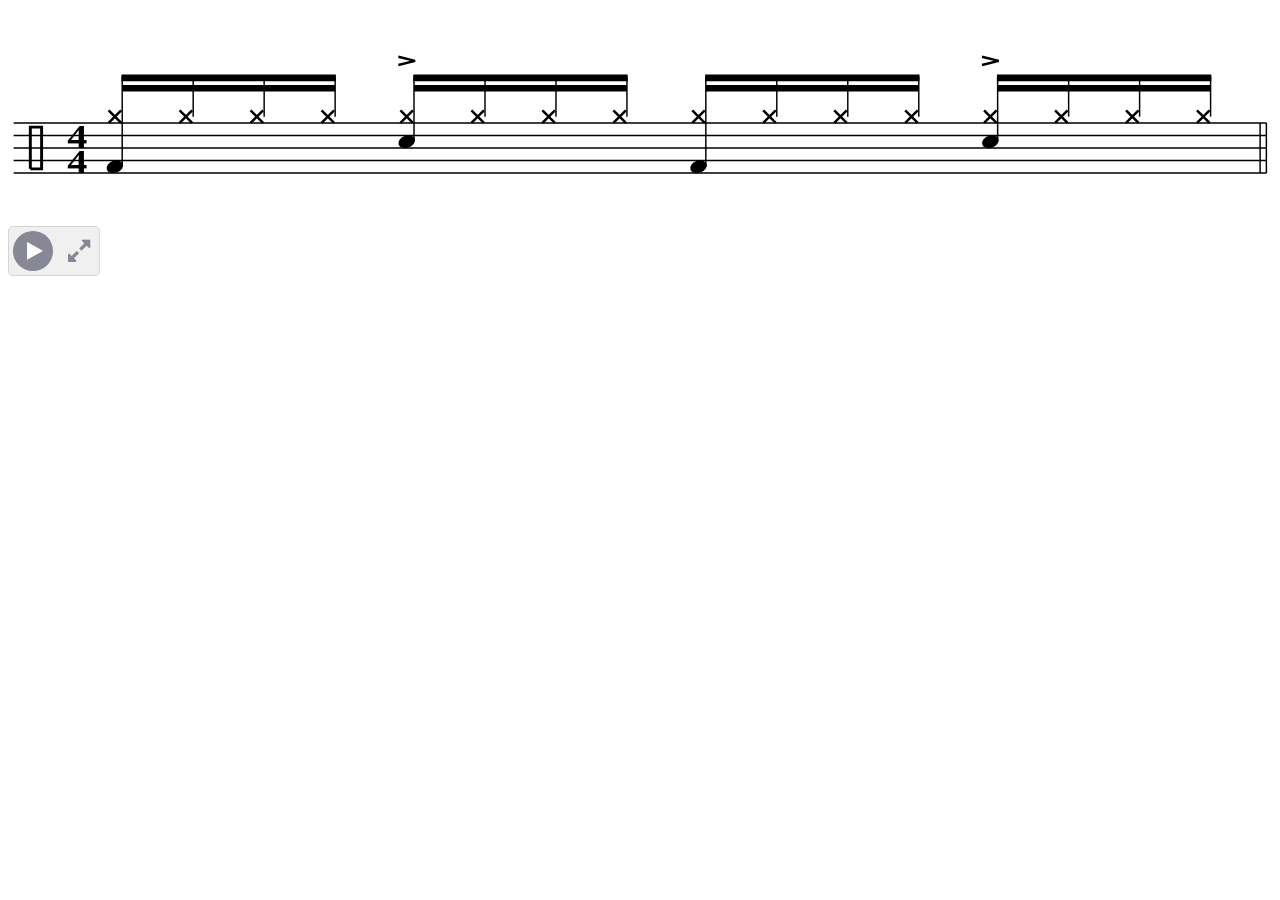
<file: GrooveEmbed.html>
<!DOCTYPE html>
<html>
    <head>
		<title>Embeded Groove</title>
		
		<script src="./js/groove_display.js"></script>
		
    </head>
    <body>
	<script>
		GrooveDisplay.AddGrooveDisplayToPage(location.search, true, true);
	</script>
</file>
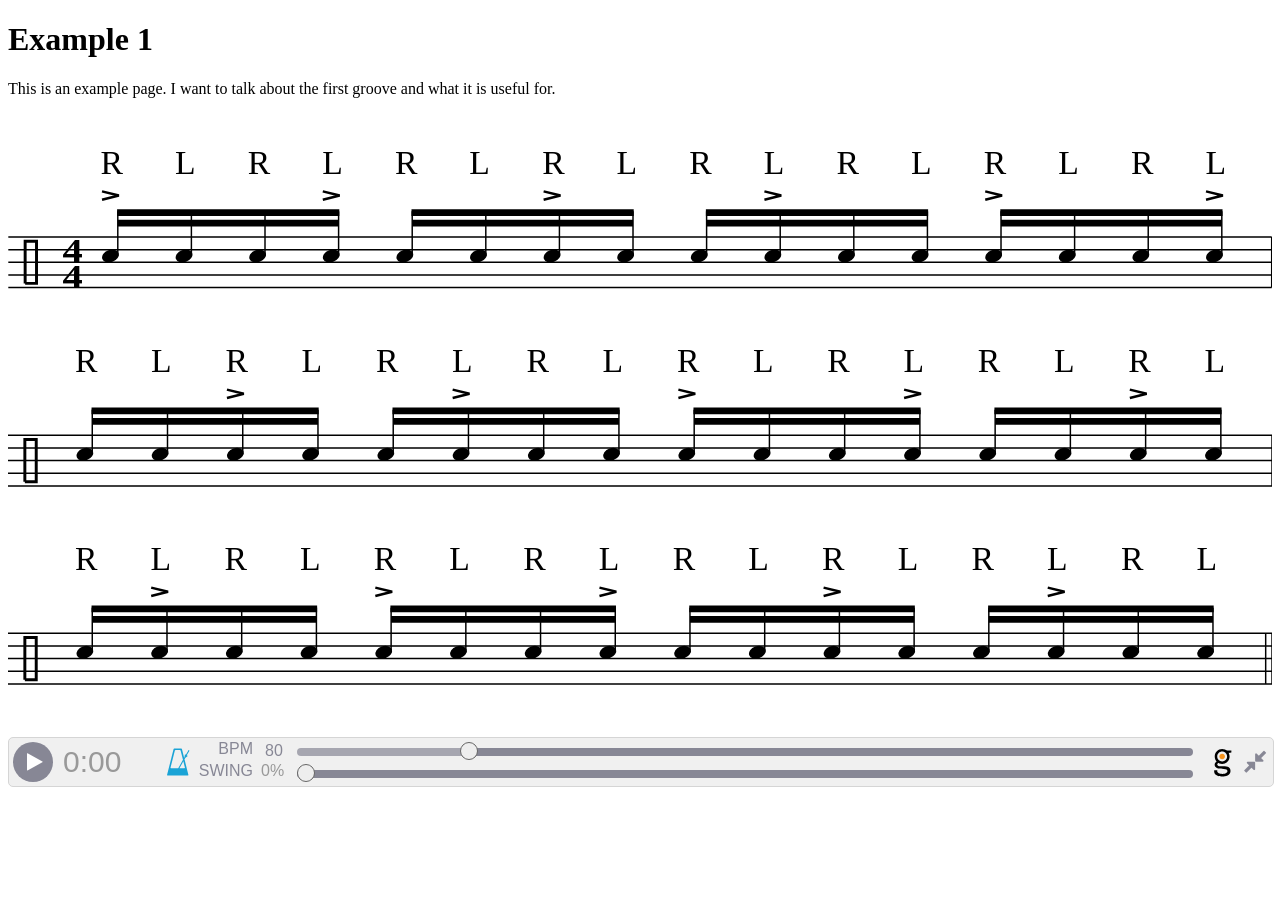
<file: GrooveEmbedSingle.html>
<!DOCTYPE html>
<html>
	<head>
		<title>Groove single Display</title>

		<script src="./js/groove_display.js"></script>

	</head>
	<body>
		<h1>Example 1</h1>
		This is an example page. I want to talk about the first groove and what it is useful for.
		<br>
		<script>
			GrooveDisplay.AddGrooveDisplayToPage('Mode=view&TimeSig=4/4&Div=16&Tempo=80&Measures=3&MetronomeFreq=4&H=|----------------|----------------|----------------|&S=|OooOooOooOooOooO|ooOooOooOooOooOo|oOooOooOooOooOoo|&K=|----------------|----------------|----------------|&Stickings=|RLRLRLRLRLRLRLRL|RLRLRLRLRLRLRLRL|RLRLRLRLRLRLRLRL|', true, true, true);
		</script>
	</body>
</html>
</file>
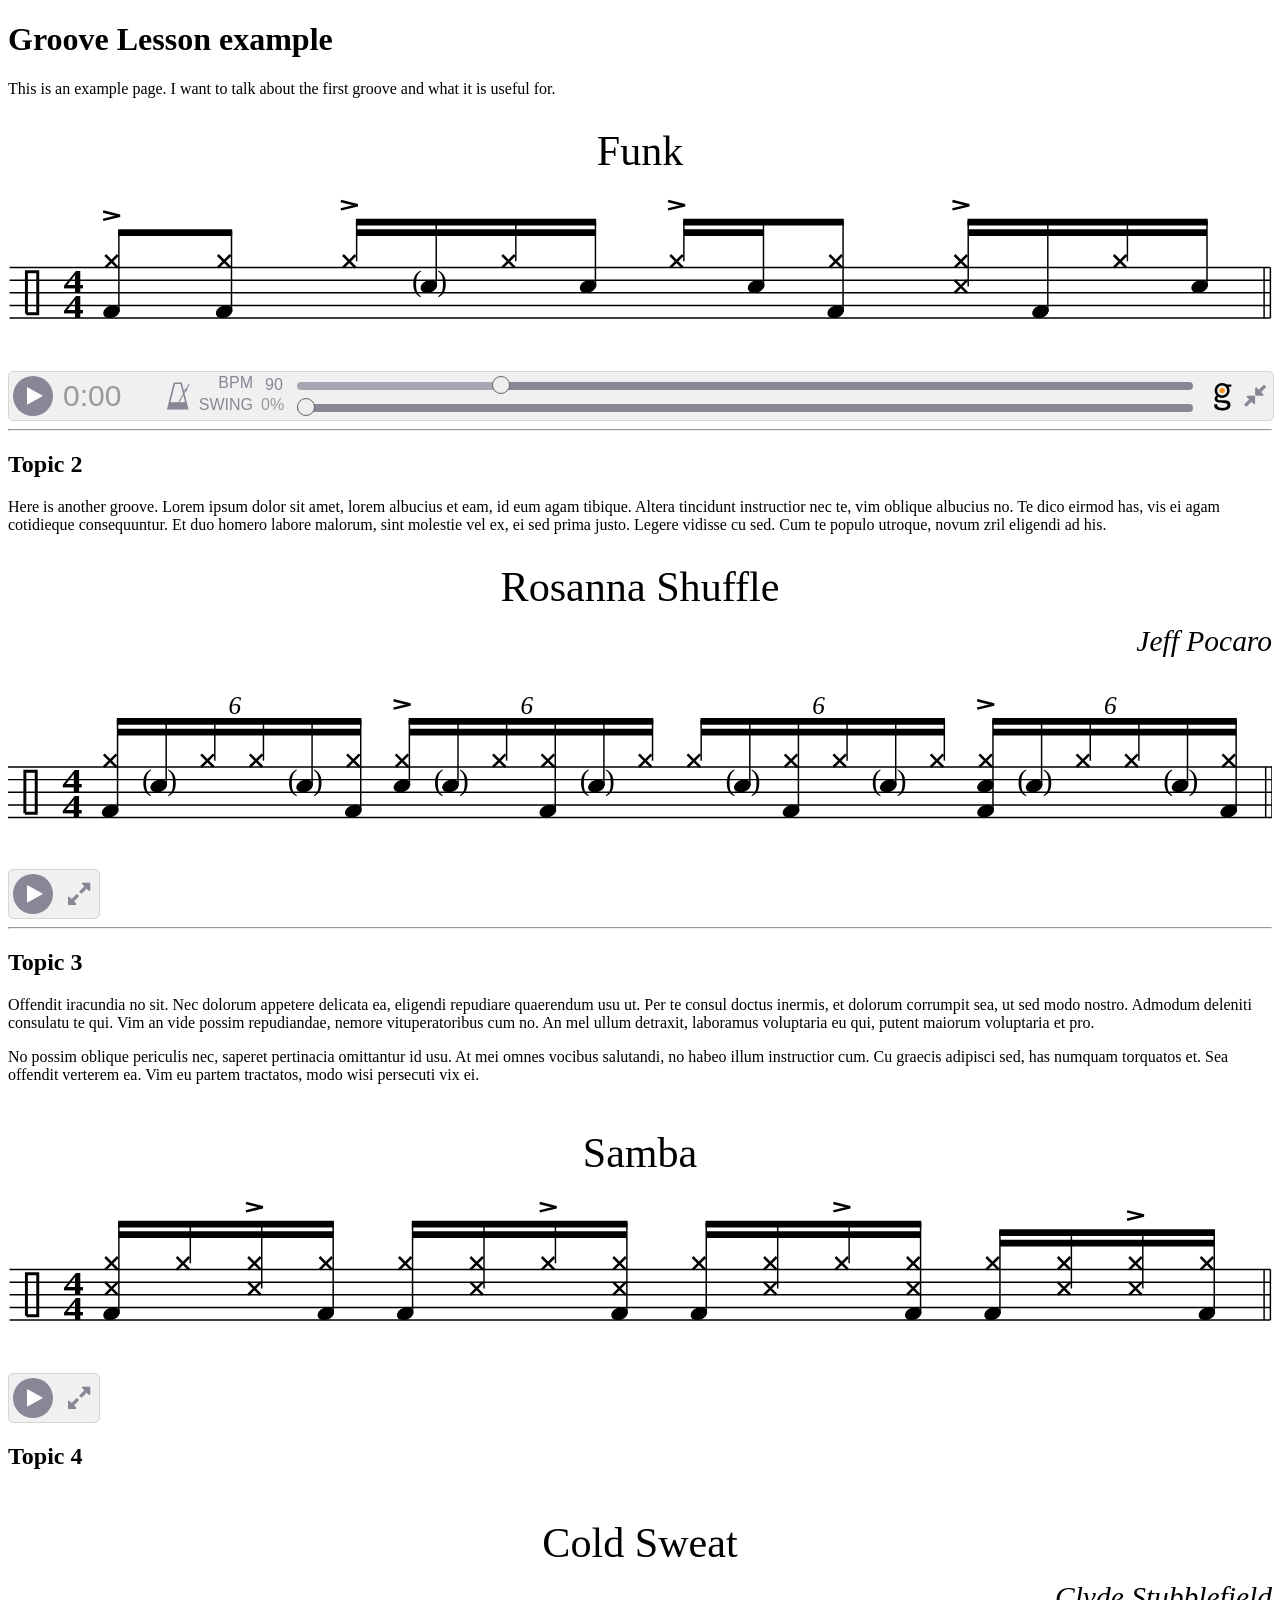
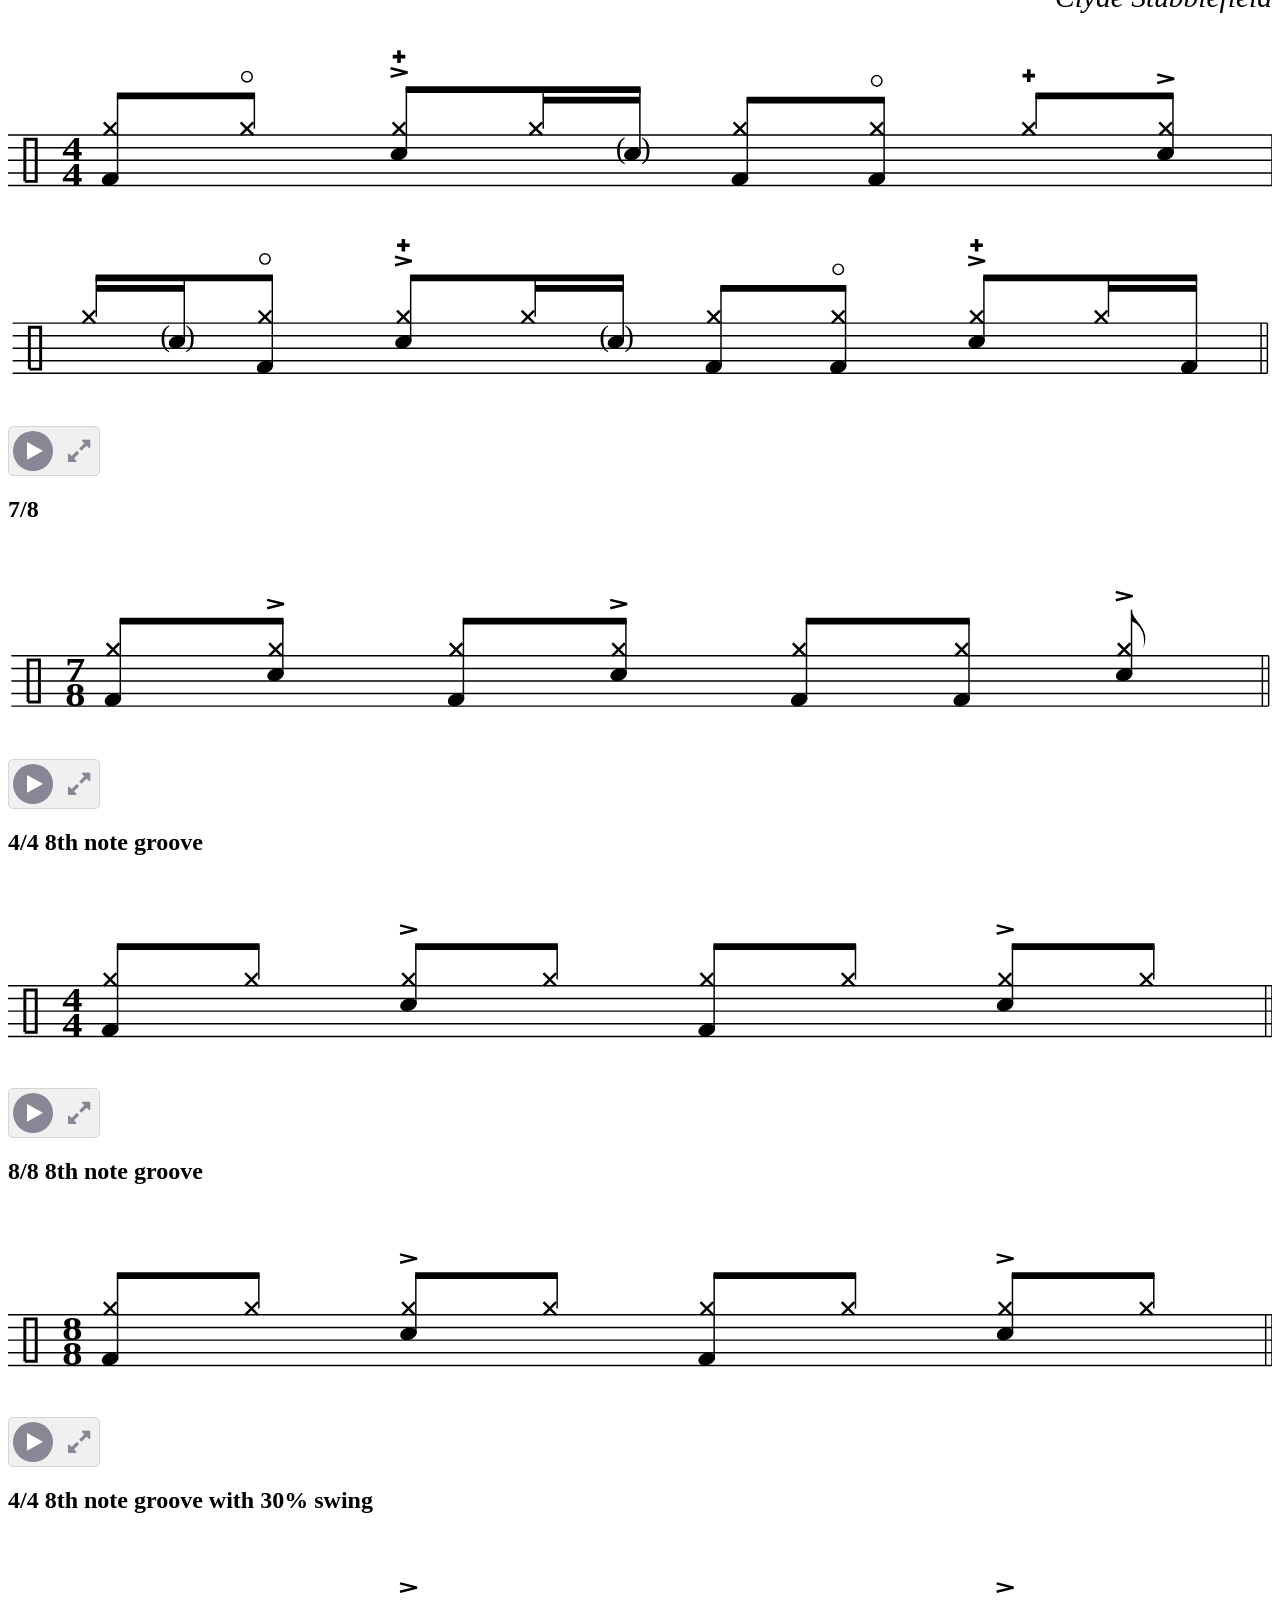
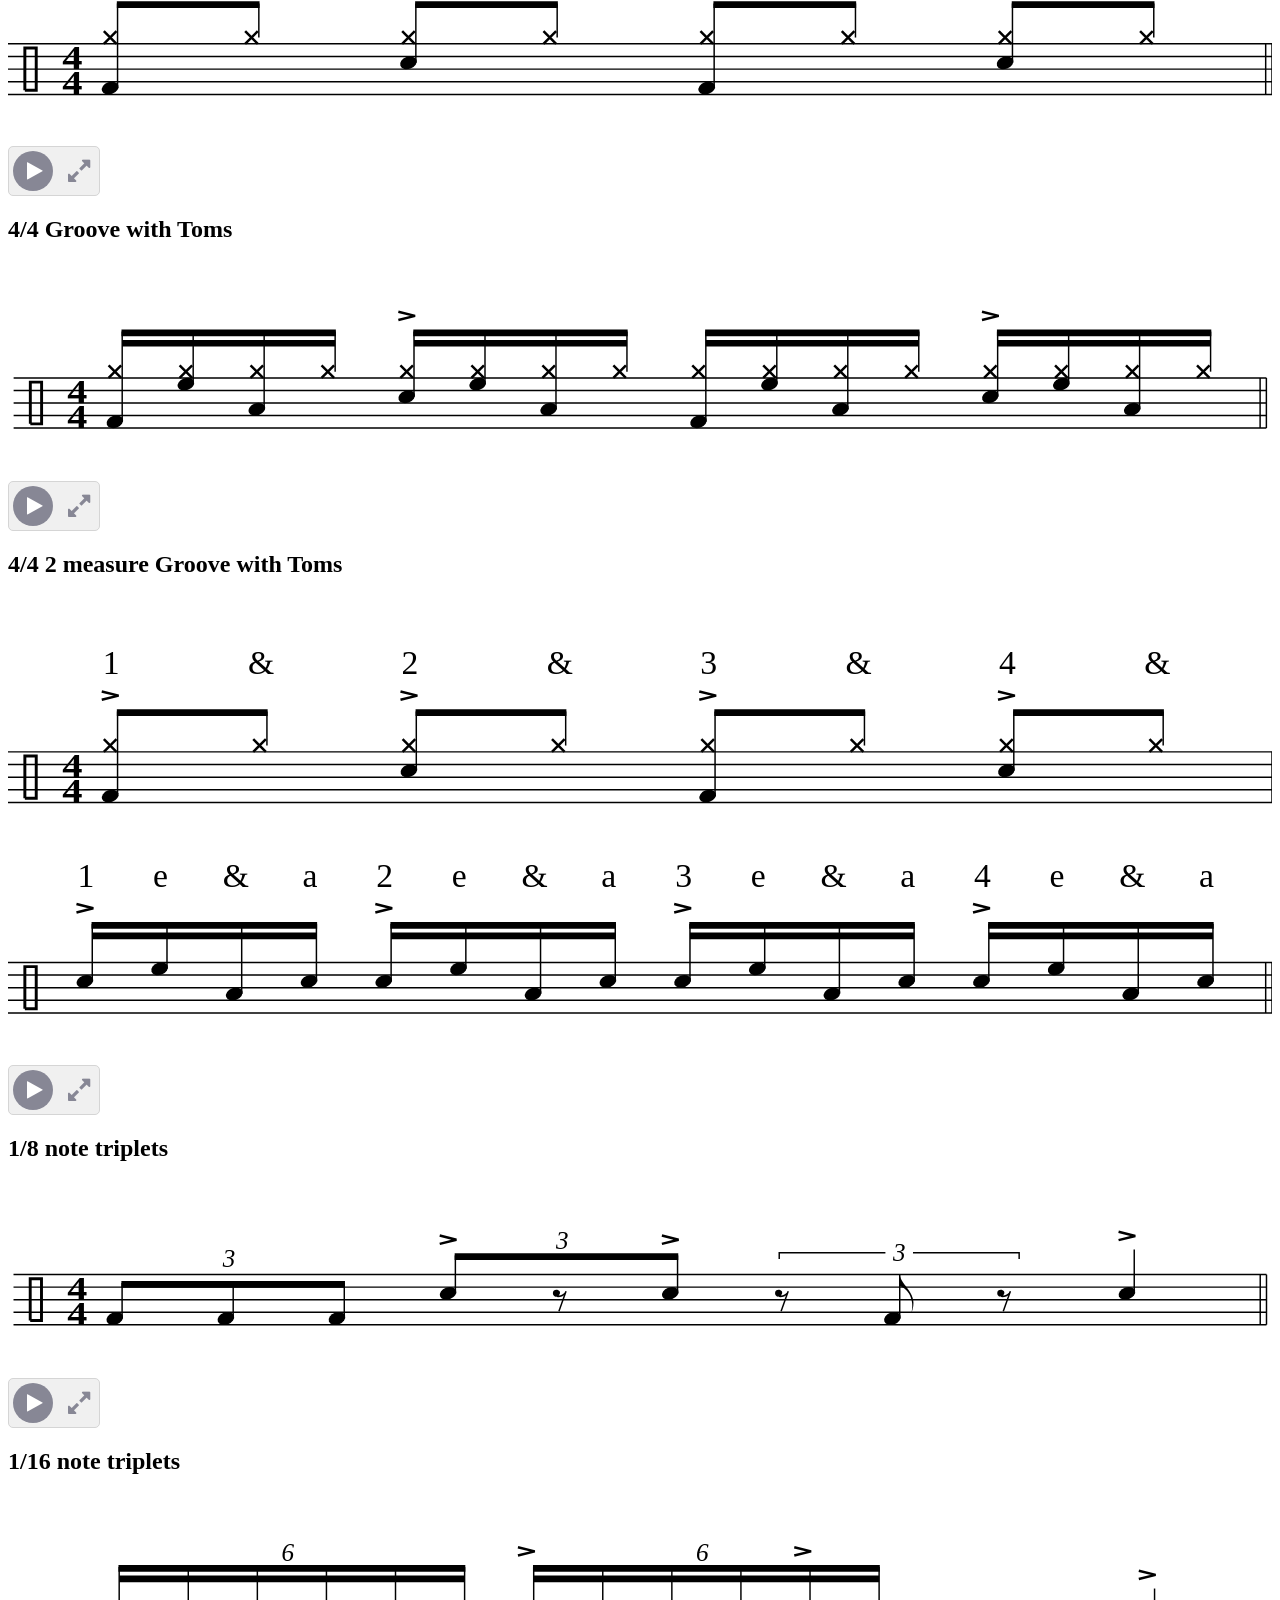
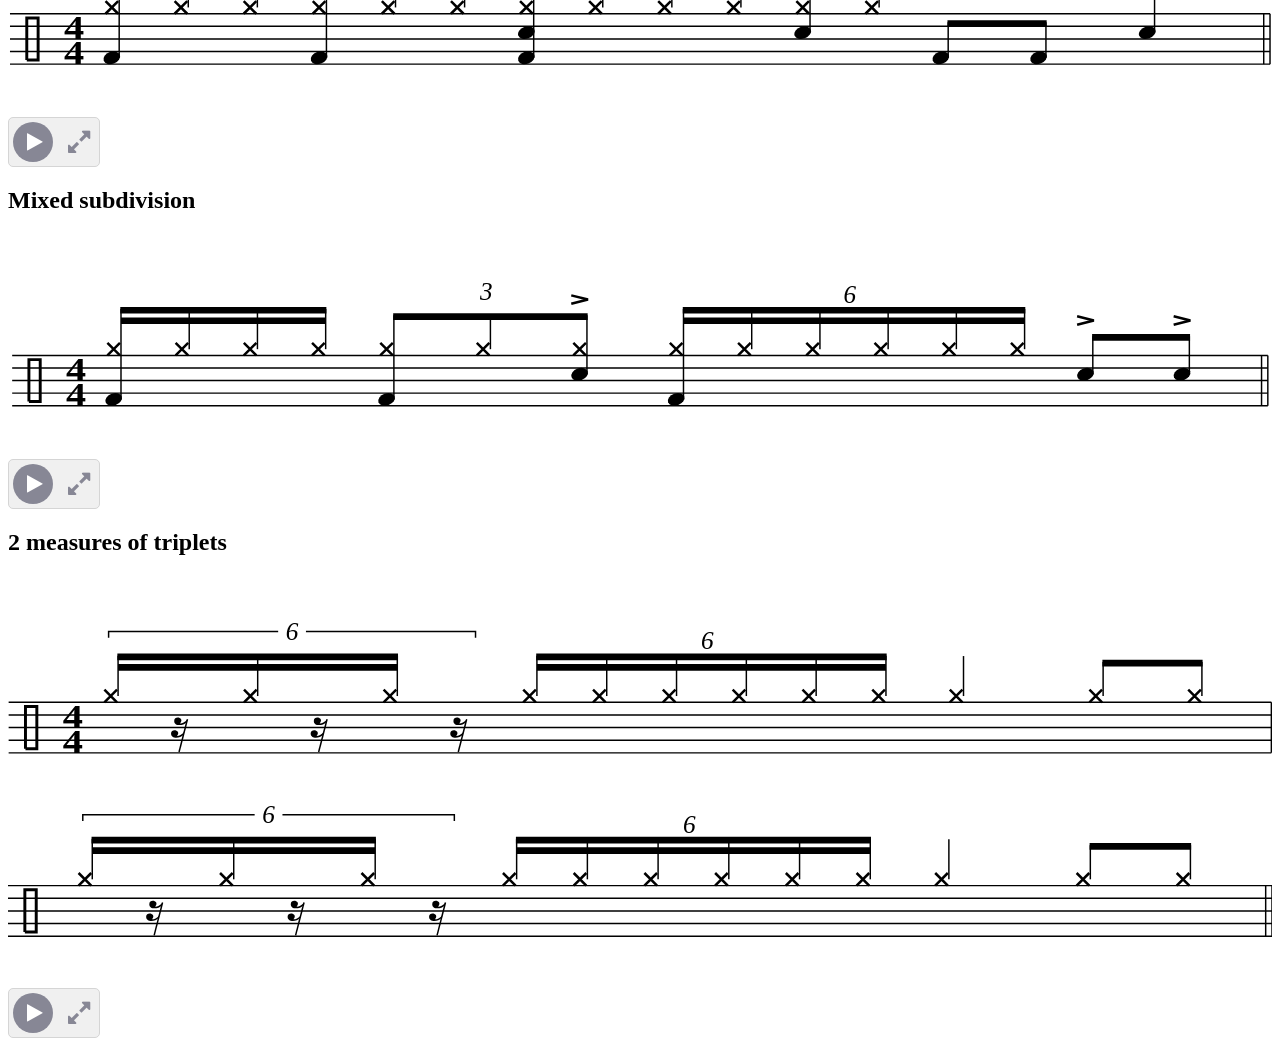
<file: GrooveMultiDisplay.html>
<!DOCTYPE html>
<html>
    <head>
		<title>Groove Multi Display</title>
		
		<script src="./js/groove_display.js"></script>
		
    </head>
    <body>
	
	
	<h1>Groove Lesson example</h1>
	This is an example page.    I want to talk about the first groove and what it is useful for. 
	<br>
	<script>
		GrooveDisplay.AddGrooveDisplayToPage('?Mode=view&Div=16&Title=Funk&Tempo=90&Measures=1&H=|X-x-X-x-X-x-X-x-|&S=|-----g-o-o--x--o|&K=|o-o-------o--o--|', true, true, true);
	</script>
	
	<hr>
	<h2>Topic 2</h2>
	Here is another groove.  Lorem ipsum dolor sit amet, lorem albucius et eam, id eum agam tibique. Altera tincidunt instructior nec te, vim oblique albucius no. Te dico eirmod has, vis ei agam cotidieque consequuntur. Et duo homero labore malorum, sint molestie vel ex, ei sed prima justo. Legere vidisse cu sed. Cum te populo utroque, novum zril eligendi ad his.
	<br>
	<script>
		GrooveDisplay.AddGrooveDisplayToPage('?Mode=view&Div=24&Title=Rosanna%20Shuffle&Author=Jeff%20Pocaro&Tempo=85&Measures=1&H=|x-xx-xx-xx-xx-xx-xx-xx-x|&S=|-g--g-Og--g--g--g-Og--g-|&K=|o----o---o----o---o----o|', true, true);
	</script>
				
	<hr>
	<h2>Topic 3</h2>
	Offendit iracundia no sit. Nec dolorum appetere delicata ea, eligendi repudiare quaerendum usu ut. Per te consul doctus inermis, et dolorum corrumpit sea, ut sed modo nostro. Admodum deleniti consulatu te qui. Vim an vide possim repudiandae, nemore vituperatoribus cum no. An mel ullum detraxit, laboramus voluptaria eu qui, putent maiorum voluptaria et pro.
	<p>
	
	No possim oblique periculis nec, saperet pertinacia omittantur id usu. At mei omnes vocibus salutandi, no habeo illum instructior cum. Cu graecis adipisci sed, has numquam torquatos et. Sea offendit verterem ea. Vim eu partem tractatos, modo wisi persecuti vix ei.
	<br>
	<script>
		GrooveDisplay.AddGrooveDisplayToPage('?Mode=view&Div=16&Title=Samba&Tempo=100&Measures=1&H=|xxXxxxXxxxXxxxXx|&S=|x-x--x-x-x-x-xx-|&K=|o--oo--oo--oo--o|', true, true);
	</script>
			
	<h2>Topic 4</h2>
	<script>
		GrooveDisplay.AddGrooveDisplayToPage("?Mode=view&Div=16&Title=Cold%20Sweat&Author=Clyde%20Stubblefield&Tempo=90&Measures=2&H=|x-o-+-x-x-o-+-x-|x-o-+-x-x-o-+-x-|&S=|----O--g------O-|-g--O--g----O---|&K=|o-------o-o-----|--o-----o-o----o|", true, true);
	</script>
	
	

	<h2>7/8</h2>
	<script>
		GrooveDisplay.AddGrooveDisplayToPage("?Mode=view&TimeSig=7/8&Div=16&Tempo=90&Measures=1&H=|x-x-x-x-x-x-x-|&S=|--O---O-----O-|&K=|o---o---o-o---|", true, true);
	</script>
	
	<h2>4/4 8th note groove</h2>
	<script>
		GrooveDisplay.AddGrooveDisplayToPage("?Mode=view&TimeSig=4/4&Div=8&Tempo=80&Measures=1&H=|xxxxxxxx|&S=|--O---O-|&K=|o---o---|", true, true);
	</script>
	
	<h2>8/8 8th note groove</h2>
	<script>
		GrooveDisplay.AddGrooveDisplayToPage("?Mode=view&TimeSig=8/8&Div=8&Tempo=80&Measures=1&H=|xxxxxxxx|&S=|--O---O-|&K=|o---o---|", true, true);
	</script>
	
	<h2>4/4 8th note groove with 30% swing</h2>
	<script>
		GrooveDisplay.AddGrooveDisplayToPage("?Mode=view&TimeSig=4/4&Swing=30&Div=8&Tempo=80&Measures=1&H=|xxxxxxxx|&S=|--O---O-|&K=|o---o---|", true, true);
	</script>
	
	<h2>4/4 Groove with Toms</h2>
	<script>
		GrooveDisplay.AddGrooveDisplayToPage("?Mode=view&TimeSig=4/4&Div=16&Tempo=80&Measures=1&H=|xxxxxxxxxxxxxxxx|&S=|----O-------O---|&K=|o-------o-------|&T1=|-x---x---x---x--|&T4=|--x---x---x---x-|&Stickings=|----------------|", true, true);
	</script>
	
	<h2>4/4 2 measure Groove with Toms</h2>
	<script>
		GrooveDisplay.AddGrooveDisplayToPage("?Mode=view&TimeSig=4/4&Div=16&Tempo=80&Measures=2&MetronomeFreq=4&H=|X-x-X-x-X-x-X-x-|----------------|&S=|----O-------O---|O--oO--oO--oO--o|&K=|o-------o-------|----------------|&T1=|----------------|-o---o---o---o--|&T4=|----------------|--o---o---o---o-|&Stickings=|c-c-c-c-c-c-c-c-|cccccccccccccccc|", true, true);
	</script>
	
	<h2>1/8 note triplets</h2>
	<script>
		GrooveDisplay.AddGrooveDisplayToPage("?TimeSig=4/4&Div=12&Tempo=80&Measures=1&H=|------------|&S=|---O-O---O--|&K=|ooo----o----|", true, true);
	</script>
	
	<h2>1/16 note triplets</h2>
	<script>
		GrooveDisplay.AddGrooveDisplayToPage("?TimeSig=4/4&Div=24&Tempo=80&Measures=1&H=|xxxxxxxxxxxx------------|&S=|------O---O-------O-----|&K=|o--o--o-----o--o--------|", true, true);
	</script>
	
	<h2>Mixed subdivision</h2>
	<script>
		GrooveDisplay.AddGrooveDisplayToPage("?TimeSig=4/4&Div=48&Tempo=80&Measures=1&H=|x--x--x--x--x---x---x---x-x-x-x-x-x-------------|&S=|--------------------O---------------O-----O-----|&K=|o-----------o-----------o-----------------------|", true, true);
	</script>
	
	<h2>2 measures of triplets </h2>
	<script>
		GrooveDisplay.AddGrooveDisplayToPage("?TimeSig=4/4&Div=24&Tempo=80&Measures=2&H=|x-x-x-xxxxxxx-----x--x--|x-x-x-xxxxxxx-----x--x--|&S=|------------------------|------------------------|&K=|------------------------|------------------------|", true, true);
	</script>
</file>
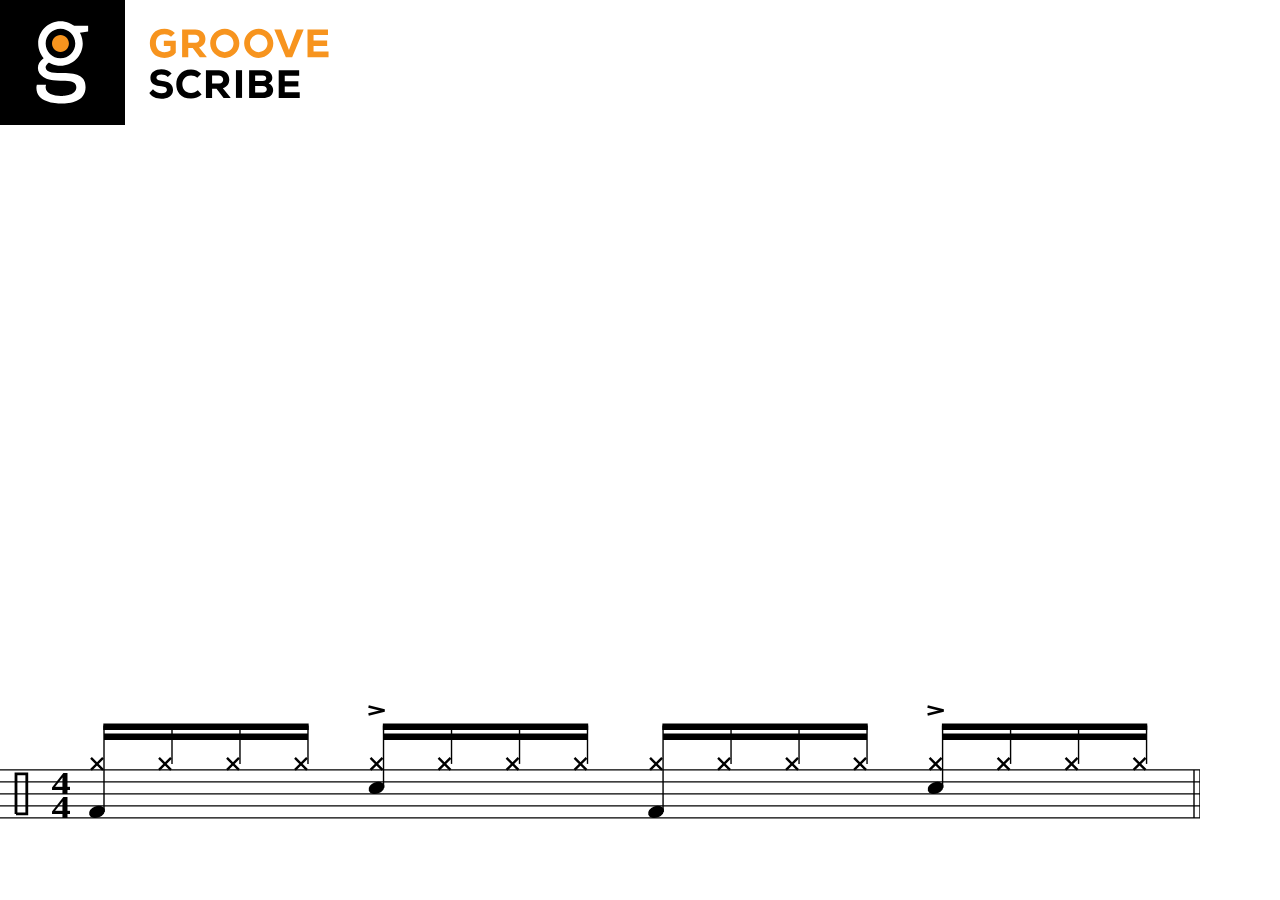
<file: GScribeMusicImageOnly.html>
<!DOCTYPE html>
<html>
    <head>
		<title>Groove Scribe Image</title>
		<style>
			body {
				padding: 0px;
				margin: 0px;
				width: 1200px;
				height: 600px;
			}
			.svgTarget svg {
				width: 100% !important;
				height: 265px !important;
				vertical-align: bottom;
			}
			#imgContainer {
				width: 1200px;
				height: 501px;
			}
		</style>
		<script src="./js/groove_display.js"></script>
		
    </head>
    <body>
	<img src="images/GScribe_Logo_on_white.svg" width="360" height="125">
	<div id="imgContainer">
		<div id="heightNotKnown">
			<script>
				GrooveDisplay.AddGrooveDisplayToPage(location.search, false, false);
			</script>
		</div>
	</div>
</html>
</file>
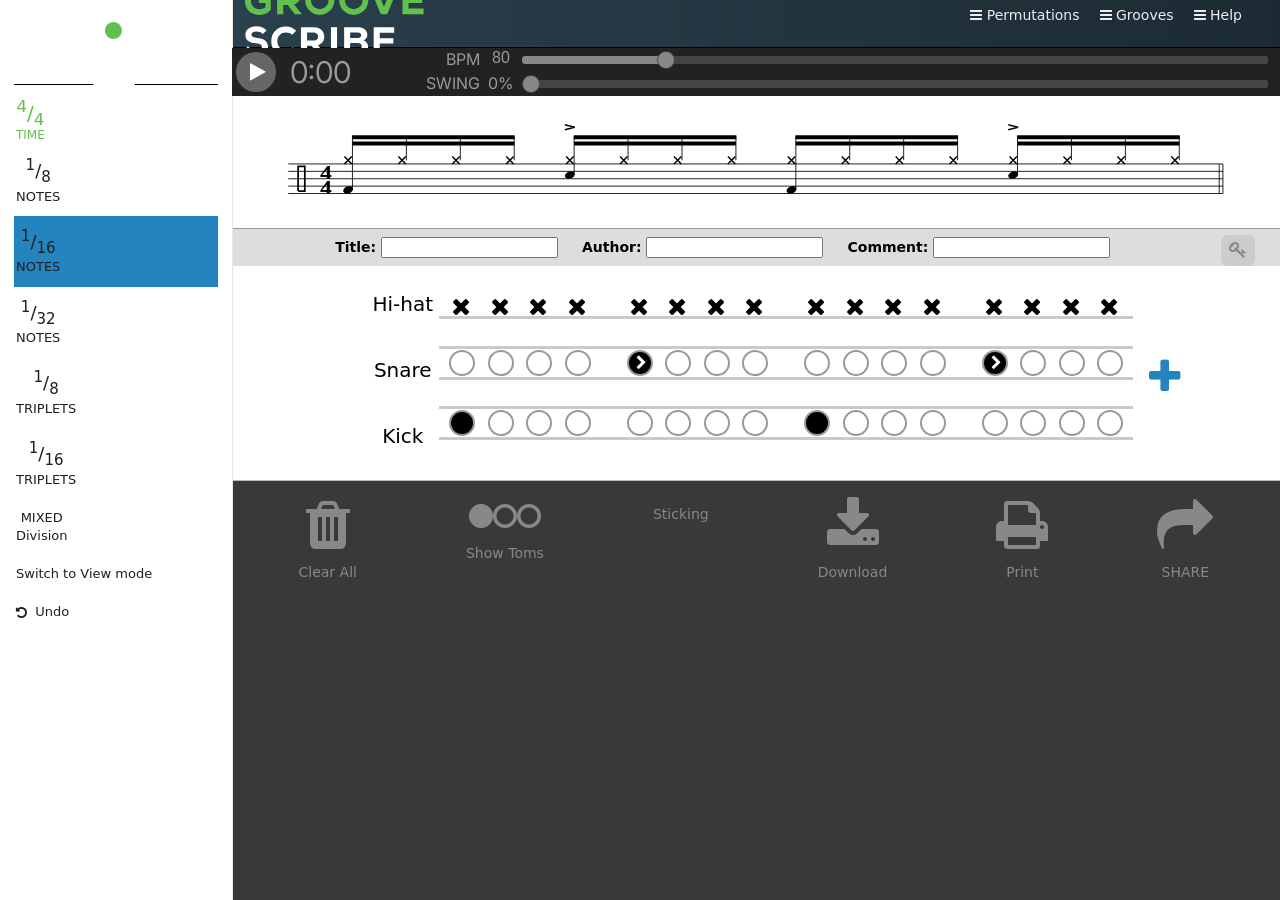
<file: index copy.html>
<!DOCTYPE html>
<html lang="en">
	<!-- HTML for the Groove Writer part of the Groove Scribe HTML application -->
	<!--Copyright 2015-2020 Lou Montulli, Mike Johnston  GPL V2.0 Please See LICENSE.txt for more details -->

    <head>
		<title>Groove Scribe</title>

		<meta name="apple-mobile-web-app-capable" content="yes">
		<meta name="mobile-web-app-capable" content="yes">
		<link rel="icon" sizes="192x192" href="images/gscribe-icon-192.png">
		<link rel="icon" sizes="96x96" href="images/gscribe-icon-96.png">
		<link rel="apple-touch-icon" href="images/apple-touch-icon.png">
		


		<!--meta property="og:image" content="https://mikeslessons.com/groove/images/GScribe_Logo_on_orange.png"> -->
		<meta property="og:description" content="Groove Scribe allows drummers to easily create grooves, listen, share, print sheet music, and more. Use the Groove Scribe to create new grooves, figure out the groove to your favorite song, or write down the groove to your latest tune."/>
		<meta property="og:site_name" content="GrooveScribe at MikesLessons.com"/>

		<script>
			document.write('<meta property="og:image" content="https://gscribe-png-image.herokuapp.com/' + window.location.search + '">');
		</script>
		<meta property="og:image" content="https://mikeslessons.com/groove/images/GScribe_Logo_on_orange.png">

		<link rel="stylesheet" type="text/css" href="font-awesome/4.7.0/css/font-awesome.min.css">
		<link rel="stylesheet" type="text/css" href="css/share-button.min.css">
	    <link rel="stylesheet" type="text/css" href="css/groove_writer_orange.css">
		<link rel="stylesheet" type="text/css" href="css/groove_display_orange.css">
		<link rel="stylesheet" type="text/css" href="css/groove_writer_orange_responsive.css">
		<link href='https://fonts.googleapis.com/css2?family=Inter:wght@300;400;700&display=swap' rel='stylesheet' type='text/css'>

		<!--   Other peoples JS libraries    -->
		<!-- <script src="./MIDI.js/js/MIDI/MIDI.JS.min.js" type="text/javascript"></script> -->
		<script src="./MIDI.js/js/MIDI/AudioDetect.js" type="text/javascript"></script>
		<script src="./MIDI.js/js/MIDI/LoadPlugin.js" type="text/javascript"></script>
		<script src="./MIDI.js/js/MIDI/Plugin.js" type="text/javascript"></script>
		<script src="./MIDI.js/js/MIDI/Player.js" type="text/javascript"></script>
		<script src="./MIDI.js/inc/DOMLoader.XMLHttp.js" type="text/javascript"></script>
		<script src="./MIDI.js/inc/jasmid/stream.js"></script>
		<script src="./MIDI.js/inc/jasmid/midifile.js"></script>
		<script src="./MIDI.js/inc/jasmid/replayer.js"></script>
		<script src="./MIDI.js/inc/Base64.js"></script>
		<script src="./MIDI.js/inc/base64binary.js"></script>

		<!-- script to render ABC to an SVG image -->
		<script type="text/javascript" src="./js/abc2svg-1.js"></script>

		<!-- script to convert SVG to PNGs for download -->
		<script type="text/javascript" src="./js/pablo.min.js"></script>

		<!-- script for sharing to social sites -->
		<script src="js/share-button.min.js"></script>


		<!-- Minified version: <script src="./js/groove_writer.min.js" type="text/javascript"></script> -->

		<!-- jsmidgen for generating a midi file -->
		<script src="./js/jsmidgen.js" type="text/javascript"></script>
		<!--   our custom JS  -->
		<script src="js/groove_writer.js"></script>
		<script src="js/groove_utils.js"></script>
		<script src="js/grooves.js"></script>

		<script type="text/javascript">
			/*jslint browser:true evil:true on:true */
			/*global GrooveWriter, grooves */
			// instantiate a global instance of the GrooveWriterClass.    This page only uses one
			var myGrooveWriter = new GrooveWriter();
			if (myGrooveWriter.myGrooveUtils.grooveDBAuthoring) {
				document.write('<link rel="stylesheet" type="text/css" href="css/grooveDB_authoring.css">');
			}
			if (myGrooveWriter.myGrooveUtils.debugMode) {
				document.write('<link rel="stylesheet" type="text/css" href="css/groove_debug.css">');
			}
		</script>

    </head>
    <body>

	<div id="GrooveWriter">
		<div class="nonPrintable">
			<div id="LeftHandNav">
				<span id="divisionButtonContainer">
					<span id="logoInSubdivision" class="left-button-content"><img src="images/GScribe_Logo_lone_g.svg"></span>
					<span class="left-button edit-block" id="timeLabel" onclick="myGrooveWriter.timeSigPopupOpen();"><span class="left-button-content"><span><span id="timeSigLabel" class="buttonFraction"><sup>4</sup>/<sub>4</sub></span><span id="timeSubLabel">TIME</span></span></span></span>
					<span class="left-button subdivision edit-block" id="subdivision_8ths"  onclick="myGrooveWriter.changeDivision(8);"><span class="left-button-content"><span><span class="buttonFraction"><sup>1</sup>/<sub>8</sub></span>NOTES</span></span></span>
					<span class="left-button subdivision edit-block" id="subdivision_16ths" onclick="myGrooveWriter.changeDivision(16);"><span class="left-button-content"><span><span class="buttonFraction"><sup>1</sup>/<sub>16</sub></span>NOTES</span></span></span>
					<span class="left-button subdivision edit-block" id="subdivision_32ths" onclick="myGrooveWriter.changeDivision(32);"><span class="left-button-content"><span><span class="buttonFraction"><sup>1</sup>/<sub>32</sub></span>NOTES</span></span></span>
					<span class="left-button subdivision edit-block" id="subdivision_12ths" onclick="myGrooveWriter.changeDivision(12);"><span class="left-button-content"><span><span class="buttonFraction"><sup>1</sup>/<sub>8</sub></span>TRIPLETS</span></span></span>
					<span class="left-button subdivision edit-block" id="subdivision_24ths" onclick="myGrooveWriter.changeDivision(24);"><span class="left-button-content"><span><span class="buttonFraction"><sup>1</sup>/<sub>16</sub></span>TRIPLETS</span></span></span>
					<span class="left-button subdivision edit-block" id="subdivision_48ths" onclick="myGrooveWriter.changeDivision(48);"><span class="left-button-content"><span>MIXED<br>Division</span></span></span>

					<script>
						if (!myGrooveWriter.myGrooveUtils.grooveDBAuthoring) {
							document.write('<span class="left-button" onclick="myGrooveWriter.swapViewEditMode();"><span class="left-button-content"><span id="view-edit-switch" >Switch to EDIT mode</span></span></span>');
						}
					</script>

					<script>
						if (myGrooveWriter.myGrooveUtils.is_touch_device()) {
							document.write('<span class="left-button edit-block" id="advancedEditAnchor" onclick="event.preventDefault(); myGrooveWriter.toggleAdvancedEdit()"><span class="left-button-content">Advanced Edit</span></span>');
						}
					</script>

					<span class="left-button edit-block" id="undoButton" onclick="myGrooveWriter.undoCommand();"><span class="left-button-content"><i class="fa fa-undo"></i>&nbsp;&nbsp;Undo</span></span>
				</span>

			</div>
			<div id="TopNav" class="fullWidthEle">
				<span id="logoTextUpperLeft"><img src="images/GScribe_Logo_word_stack.svg"></span>
				<span id="upperLeft">
					<span id="metronomeContainer">
						<span id="metronomeLabel">METRONOME:</span>
						<span class="metronomeButton" id="metronomeOff" onclick="myGrooveWriter.setMetronomeFrequency(0);">OFF</span>
						<span class="metronomeButton" id="metronome4ths" onclick="myGrooveWriter.setMetronomeFrequency(4);">4th</span>
						<span class="metronomeButton" id="metronome8ths" onclick="myGrooveWriter.setMetronomeFrequency(8);">8th</span>
						<span class="metronomeButton" id="metronome16ths" onclick="myGrooveWriter.setMetronomeFrequency(16);">16th</span>
						<span class="metronomeButton Options grooveDB_hidden" id="metronomeOptionsAnchor" onclick="myGrooveWriter.metronomeOptionsAnchorClick(event);">Options</span>
					</span>
				</span>
				<span id="upperRight">
					<span class="rightButtons grooveDB_hidden" id="permutationAnchor" onclick="myGrooveWriter.permutationAnchorClick(event);"><i class="fa fa-bars"></i> Permutations</span>
					<span class="rightButtons" id="groovesAnchor" onclick="myGrooveWriter.groovesAnchorClick(event);"><i class="fa fa-bars"></i> Grooves</span>
					<span class="rightButtons" id="helpAnchor" onclick="myGrooveWriter.helpAnchorClick(event);"><i class="fa fa-bars"></i> Help</span>
				</span>
			</div>
			<div id="midiPlayer" class="fullWidthEle"><!-- space for the midiplayer to be attached by the javascript --></div>
		</div>

		<div id="RightHandContent">
			<div class="nonPrintable">

				<div id="PermutationOptions">
					<script type="text/javascript">
							var genHTML = "";
							genHTML += myGrooveWriter.HTMLforPermutationOptions();
							document.write(genHTML);
					</script>
				</div>
			</div>

			<div class="Printable">
				<!-- rendering area -->
				<div id="sheetMusicDiv" class="fullWidthEle">
					<div id="svgTarget" class="svgTarget">
						<!-- space for the SVG sheet music to display -->
					</div>
				</div>
			</div>
			<div class="nonPrintable">

				<p class="warnings">Warnings:</p>
				<div class="warnings" id="diverr">
				</div>

				<div id="sheetMusicTextFields" class="fullWidthEle grooveDB_hidden edit-block">
					<span class="sheetMusicTextField"><b>Title:</b> <input class="sheetMusicInputField" id="tuneTitle" onchange="myGrooveWriter.refresh_ABC();" type="text"></span>
					<span class="sheetMusicTextField"><b>Author:</b> <input class="sheetMusicInputField" id="tuneAuthor" onchange="myGrooveWriter.refresh_ABC();"  type="text"></span>
					<span class="sheetMusicTextField"><b>Comment:</b> <input class="sheetMusicInputField" id="tuneComments" onchange="myGrooveWriter.refresh_ABC();"  type="text"></span>
					<span id='KeyButton'><input type="checkbox" class="hiddenCheckbox" id="showLegend" onclick="myGrooveWriter.refresh_ABC();"><label id="LegendLabel" for="showLegend"><i class="fa fa-key"></i></label></span>
				</div>

				<div id="musicalInput" class="fullWidthEle edit-block">
					<div id="measureContainer">
						<script type="text/javascript">
              var genHTML = "";
              var cur_measure;
              for (cur_measure = 1; cur_measure <= myGrooveWriter.numberOfMeasures(); cur_measure++) {
                genHTML += myGrooveWriter.HTMLforStaffContainer(cur_measure, (cur_measure - 1) * myGrooveWriter.notesPerMeasure());
              }
              document.write(genHTML);
              //console.log(genHTML);
						</script>
					</div>
				</div>


				<div id="bottomButtonRow" class="fullWidthEle">
					<span class="pageBottomButton edit-block" id="clearAllNotesButton" onclick="event.preventDefault(); myGrooveWriter.clearAllNotes();"><span class="bottomButtonIcon"><i class="fa fa-trash fa-2x"></i></span><span class="bottomButtonLabel">Clear All</span></span>
					<span class="pageBottomButton edit-block" id="showHideTomsButton" onclick="event.preventDefault(); myGrooveWriter.showHideToms(false, false);"><span class="bottomButtonIcon"><i id="icon-tom1" class="fa fa-circle"></i><i id="icon-tom2" class="fa fa-circle-o"></i><i id="icon-tom3" class="fa fa-circle-o"></i></span><span class="bottomButtonLabel">Show Toms</span></span>
					<span class=" grooveDB_hidden pageBottomButton" id="stickingsButton" onclick="myGrooveWriter.stickingsAnchorClick();"><span class="bottomButtonLabel">Sticking</span></span>
					<span class=" grooveDB_hidden pageBottomButton" id="downloadButton" onclick="myGrooveWriter.DownloadAnchorClick();"><span class="bottomButtonIcon"><i class="fa fa-download fa-2x"></i></span><span class="bottomButtonLabel">Download</span></span>
					<span class=" grooveDB_hidden pageBottomButton" id="printButton" onclick="myGrooveWriter.printMusic();"><span class="bottomButtonIcon"><i class="fa fa-print fa-2x"></i></span><span class="bottomButtonLabel">Print</span></span>
					<span class=" grooveDB_hidden pageBottomButton" id="shareSaveButton" onclick="event.preventDefault(); myGrooveWriter.show_FullURLPopup();"><span class="bottomButtonIcon"><i class="fa fa-share fa-2x"></i></span><span class="bottomButtonLabel">SHARE</span></span>
				</div>

				<div id="midiTextOutput">
				</div>

				<span id="hiddenDescription">
					GrooveScribe allows drummers to easily create grooves, listen, share, print sheet music, and more.
					Use the GrooveScribe to create new grooves, figure out the groove to your favorite song,
					or write down the groove to your latest tune.
				</span>

				<!-- GrooveDB output area -->
				<div id="GrooveDB_MetaData" class="grooveDB_show" style="display:none;">
					<div id="grooveDBInstructions">
					This is the text that should be added to the GrooveDB for this groove.  <br>
					<b>Copy and paste it into the GrooveDB edit window </b>
					</div>
					<div>
					<textarea id="GrooveDB_source" class="fullWidthEle"></textarea>
					</div>
				</div>

				<div id="debugDisplayArea">
					<span id="undoStack"></span>
					<span id="redoStack"></span>
					<span id="URLSearchData"></span>
					<!-- ABC notation -->
					<A href="" id="showHideABC" onclick="event.preventDefault(); myGrooveWriter.ShowHideABCResults();">Show/Hide ABC Notation</a>

					<div id="ABC_Results">
						ABC Notation is used for rendering the music.  You can see what is being generated below.
						You can even edit it.  <br>
						NOTE: whenever the page is modified, the ABC Notation below will be overwritten automatically. <br>
						For more information about ABC Notation go here: <a href="http://abcnotation.com/">http://abcnotation.com/</a>
						<p></p>
						<textarea id="ABCsource" rows="10" cols="72" ></textarea>
						<br>
						<button type="button" onclick="myGrooveWriter.displayNewSVG();">Re-render the music</button>
						<button type="button" onclick="myGrooveWriter.saveABCtoFile();">Save ABC to file</button>
					</div>
					<span id="debugOutput"></span>
				</div>

				<div id="totalPlayTime">
				</div>
			</div>
		</div>


		<!-- context menu that will pop up over notes in advaced edit mode or right click -->
		<div class="noteContextMenu">
			<ul id="metronomeOptionsContextMenu" class="list">
				<li class="metronomeOptionsContextMenuItem" id="metronomeOptionsContextMenuSolo"      onclick='myGrooveWriter.metronomeOptionsMenuPopupClick("Solo");'  title="Just hear the metronome." >Solo</li>
				<li class="metronomeOptionsContextMenuItem" id="metronomeOptionsContextMenuSpeedUp"   onclick='myGrooveWriter.metronomeOptionsMenuPopupClick("SpeedUp");' title="Increase the tempo automatically" >Auto speed up</li>
				<li class="metronomeOptionsContextMenuItem" id="metronomeOptionsContextMenuCountIn"   onclick='myGrooveWriter.metronomeOptionsMenuPopupClick("CountIn");' title="One measure of metronome count in at the start" >Count it in</li>
				<li class="metronomeOptionsContextMenuItem" id="metronomeOptionsContextMenuOffTheOne" onclick='myGrooveWriter.metronomeOptionsMenuPopupClick("OffTheOne");' title="Click on the e, &, or a">Offset click</li>
				<!--
				<li id="metronomeOptionsContextMenuDropper"   onclick='myGrooveWriter.metronomeOptionsMenuPopupClick("Dropper")'  >Beat Dropper</li>
				-->
			</ul>
		</div>
		<div class="noteContextMenu">
			<ul id="metronomeOptionsOffsetClickContextMenu" class="list">
				<li class="metronomeOptionsOffsetClickContextMenuItem menuChecked" id="metronomeOptionsOffsetClickContextMenuOnThe1"   onclick='myGrooveWriter.metronomeOptionsMenuOffsetClickPopupClick("1");'>Start on "<b>1</b>"</li>
				<li class="metronomeOptionsOffsetClickContextMenuItem" id="metronomeOptionsOffsetClickContextMenuOnTheE"   onclick='myGrooveWriter.metronomeOptionsMenuOffsetClickPopupClick("E");'>Start on "<b>E</b>"</li>
				<li class="metronomeOptionsOffsetClickContextMenuItem" id="metronomeOptionsOffsetClickContextMenuOnTheAND" onclick='myGrooveWriter.metronomeOptionsMenuOffsetClickPopupClick("AND");'>Start on "<b>&amp;</b>"</li>
				<li class="metronomeOptionsOffsetClickContextMenuItem" id="metronomeOptionsOffsetClickContextMenuOnTheA"   onclick='myGrooveWriter.metronomeOptionsMenuOffsetClickPopupClick("A");'>Start on "<b>A</b>"</li>
				<li class="metronomeOptionsOffsetClickContextMenuItem" id="metronomeOptionsOffsetClickContextMenuOnTheROTATE"  onclick='myGrooveWriter.metronomeOptionsMenuOffsetClickPopupClick("ROTATE");'>Rotate through</li>
			</ul>
		</div>
		<div class="noteContextMenu">
			<ul id="metronomeOptionsOffsetClickForTripletsContextMenu" class="list">
				<li class="metronomeOptionsOffsetClickContextMenuItem menuChecked" id="metronomeOptionsOffsetClickContextMenuOnThe1Triplet"  onclick='myGrooveWriter.metronomeOptionsMenuOffsetClickPopupClick("1");'>Start on "<b>1</b>"</li>
				<li class="metronomeOptionsOffsetClickContextMenuItem" id="metronomeOptionsOffsetClickContextMenuOnTheTI" onclick='myGrooveWriter.metronomeOptionsMenuOffsetClickPopupClick("TI");'>Start on "<b>&amp;</b>"</li>
				<li class="metronomeOptionsOffsetClickContextMenuItem" id="metronomeOptionsOffsetClickContextMenuOnTheTA" onclick='myGrooveWriter.metronomeOptionsMenuOffsetClickPopupClick("TA");'>Start on "<b>A</b>"</li>
				<li class="metronomeOptionsOffsetClickContextMenuItem" id="metronomeOptionsOffsetClickContextMenuOnTheROTATE"   onclick='myGrooveWriter.metronomeOptionsMenuOffsetClickPopupClick("ROTATE");'>Rotate through</li>
			</ul>
		</div>
		<div class="noteContextMenu">
			<ul id="stickingContextMenu" class="list">
				<li onclick='myGrooveWriter.notePopupClick("sticking", "off");'>Off</li>
				<li onclick='myGrooveWriter.notePopupClick("sticking","right");'><b>R</b>ight</li>
				<li onclick='myGrooveWriter.notePopupClick("sticking","left");'><b>L</b>eft</li>
				<li onclick='myGrooveWriter.notePopupClick("sticking","both");'><b>R/L</b></li>
				<li onclick='myGrooveWriter.notePopupClick("sticking", "count");'>Count</li>
			</ul>
		</div>
		<div class="noteContextMenu">
			<ul id="hhContextMenu" class="list">
				<li onclick='myGrooveWriter.notePopupClick("hh", "off");'>Off</li>
				<li onclick='myGrooveWriter.notePopupClick("hh","normal");'>Hi-hat normal</li>
				<li onclick='myGrooveWriter.notePopupClick("hh","open");'>Hi-hat open</li>
				<!-- <li onclick='myGrooveWriter.notePopupClick("hh","close");'>Hi-hat closed</li> -->
				<li onclick='myGrooveWriter.notePopupClick("hh","accent");'>Hi-hat accent</li>
				<li onclick='myGrooveWriter.notePopupClick("hh","crash");'>Crash</li>
				<li onclick='myGrooveWriter.notePopupClick("hh","ride");'>Ride</li>
				<li onclick='myGrooveWriter.notePopupClick("hh","ride_bell");'>Ride Bell</li>
				<li onclick='myGrooveWriter.notePopupClick("hh","cow_bell");'>Cow Bell</li>
				<li onclick='myGrooveWriter.notePopupClick("hh","stacker");'>Stacker</li>
				<li onclick='myGrooveWriter.notePopupClick("hh","metronome_normal");'>Click</li>
				<li onclick='myGrooveWriter.notePopupClick("hh","metronome_accent");'>Click - accent</li>
			</ul>
		</div>
		<div class="noteContextMenu">
			<ul id="tom1ContextMenu" class="list">
				<li onclick='myGrooveWriter.notePopupClick("tom1", "off");'>Off</li>
				<li onclick='myGrooveWriter.notePopupClick("tom1", "normal");'>Tom Normal</li>
			</ul>
		</div>
		<div class="noteContextMenu">
			<ul id="tom4ContextMenu" class="list">
				<li onclick='myGrooveWriter.notePopupClick("tom4", "off");'>Off</li>
				<li onclick='myGrooveWriter.notePopupClick("tom4", "normal");'>Tom Normal</li>
			</ul>
		</div>
		<div class="noteContextMenu">
			<ul id="snareContextMenu" class="list">
				<li onclick='myGrooveWriter.notePopupClick("snare", "off");'>Off</li>
				<li onclick='myGrooveWriter.notePopupClick("snare", "normal");'>Snare Normal</li>
				<li onclick='myGrooveWriter.notePopupClick("snare", "accent");'>Snare Accent</li>
				<li onclick='myGrooveWriter.notePopupClick("snare", "ghost");'>Ghost Note</li>
				<li onclick='myGrooveWriter.notePopupClick("snare", "xstick");'>Cross Stick</li>
				<li onclick='myGrooveWriter.notePopupClick("snare", "buzz");'>Buzz Stroke</li>
				<li onclick='myGrooveWriter.notePopupClick("snare", "flam");'>Flam</li>
			</ul>
		</div>
		<div class="noteContextMenu">
			<ul id="kickContextMenu" class="list">
				<li onclick='myGrooveWriter.notePopupClick("kick", "off");'>Off</li>
				<li onclick='myGrooveWriter.notePopupClick("kick", "normal");'>Kick Normal</li>
				<li onclick='myGrooveWriter.notePopupClick("kick", "splash");'>Hi-hat foot</li>
				<li onclick='myGrooveWriter.notePopupClick("kick", "kick_and_splash");'>Kick &amp; Hi-hat foot</li>
			</ul>
		</div>
		<div class="noteContextMenu">
			<ul id="stickingsLabelContextMenu" class="list">
				<li onclick='myGrooveWriter.noteLabelPopupClick("stickings", "all_off");'>all <b>Off</b></li>
				<li onclick='myGrooveWriter.noteLabelPopupClick("stickings", "alternate");'>alternate <b>R</b>/<b>L</b></li>
				<li onclick='myGrooveWriter.noteLabelPopupClick("stickings", "all_right");'>all <b>R</b>s</li>
				<li onclick='myGrooveWriter.noteLabelPopupClick("stickings", "all_left");'>all <b>L</b>s</li>
				<li onclick='myGrooveWriter.noteLabelPopupClick("stickings", "all_count");'><b>C</b>ounts</li>
				<li onclick='myGrooveWriter.noteLabelPopupClick("stickings", "cancel");'>cancel</li>
			</ul>
		</div>
		<div class="noteContextMenu">
			<ul id="hhLabelContextMenu" class="list">
				<li onclick='myGrooveWriter.noteLabelPopupClick("hh", "all_off");'>all Hi-hats <b>Off</b></li>
				<li onclick='myGrooveWriter.noteLabelPopupClick("hh", "all_on");'>all Hi-hats <b>On</b></li>
				<li onclick='myGrooveWriter.noteLabelPopupClick("hh", "downbeats");'>downbeats</li>
				<li onclick='myGrooveWriter.noteLabelPopupClick("hh", "upbeats");'>upbeats</li>
				<li id='mute_hh_menu_item' onclick='myGrooveWriter.noteLabelPopupClick("hh", "mute");'>mute HH sound</li>
				<li onclick='myGrooveWriter.noteLabelPopupClick("hh", "cancel");'>cancel</li>
			</ul>
		</div>
		<div class="noteContextMenu">
			<ul id="tom1LabelContextMenu" class="list">
				<li onclick='myGrooveWriter.noteLabelPopupClick("tom1", "all_off");'>all Toms <b>Off</b></li>
				<li onclick='myGrooveWriter.noteLabelPopupClick("tom1", "all_on");'>all Toms <b>On</b></li>
				<li id='mute_tom1_menu_item' onclick='myGrooveWriter.noteLabelPopupClick("tom1", "mute");'>mute tom sound</li>
				<li onclick='myGrooveWriter.noteLabelPopupClick("tom1", "cancel");'>cancel</li>
			</ul>
		</div>
		<div class="noteContextMenu">
			<ul id="tom4LabelContextMenu" class="list">
				<li onclick='myGrooveWriter.noteLabelPopupClick("tom4", "all_off");'>all Toms <b>Off</b></li>
				<li onclick='myGrooveWriter.noteLabelPopupClick("tom4", "all_on");'>all Toms <b>On</b></li>
				<li id='mute_tom4_menu_item' onclick='myGrooveWriter.noteLabelPopupClick("tom4", "mute");'>mute tom sound</li>
				<li onclick='myGrooveWriter.noteLabelPopupClick("tom4", "cancel");'>cancel</li>
			</ul>
		</div>
		<div class="noteContextMenu">
			<ul id="snareLabelContextMenu" class="list">
				<li onclick='myGrooveWriter.noteLabelPopupClick("snare", "all_off");'>all Snares <b>Off</b></li>
				<li onclick='myGrooveWriter.noteLabelPopupClick("snare", "all_on");'>all <b>Accented</b></li>
				<li onclick='myGrooveWriter.noteLabelPopupClick("snare", "all_on_normal");'>all <b>Normal</b></li>
				<li onclick='myGrooveWriter.noteLabelPopupClick("snare", "all_on_ghost");'>all <b>Ghosts</b></li>
				<li id='mute_snare_menu_item' onclick='myGrooveWriter.noteLabelPopupClick("snare", "mute");'>mute snare sound</li>
				<li onclick='myGrooveWriter.noteLabelPopupClick("snare", "cancel");'>cancel</li>
			</ul>
		</div>
		<div class="noteContextMenu">
			<ul id="kickLabelContextMenu" class="list">
				<li onclick='myGrooveWriter.noteLabelPopupClick("kick", "all_off");'>all Kicks <b>Off</b></li>
				<li onclick='myGrooveWriter.noteLabelPopupClick("kick", "all_on");'>all Kicks <b>On</b></li>
				<li onclick='myGrooveWriter.noteLabelPopupClick("kick", "hh_foot_nums_on");'>HH foot #'s <b>On</b></li>
				<li onclick='myGrooveWriter.noteLabelPopupClick("kick", "hh_foot_ands_on");'>HH foot &'s <b>On</b></li>
				<li id='mute_kick_menu_item' onclick='myGrooveWriter.noteLabelPopupClick("kick", "mute");'>mute kick sound</li>
				<li onclick='myGrooveWriter.noteLabelPopupClick("kick", "cancel");'>cancel</li>
			</ul>
		</div>
		<div class="noteContextMenu">
			<ul id="permutationContextMenu" class="list">
				<li onclick='myGrooveWriter.permutationPopupClick("none");'><b>None</b></li>
				<li onclick='myGrooveWriter.permutationPopupClick("kick_16ths");'><b>Kick</b> Permutation</li>
				<li onclick='myGrooveWriter.permutationPopupClick("snare_16ths");'><b>Snare</b> Permutation</li>
			</ul>
		</div>
		<div class="noteContextMenu">
			<ul id="helpContextMenu" class="list">
				<li onclick='myGrooveWriter.helpMenuPopupClick("undo");'>Undo (Ctrl-Z)</li>
				<li onclick='myGrooveWriter.helpMenuPopupClick("redo");'>Redo (Ctrl-Y)</li>
				<li onclick='myGrooveWriter.helpMenuPopupClick("help");'>Help</li>
				<li onclick='myGrooveWriter.helpMenuPopupClick("about");'>About</li>
			</ul>
		</div>
		<div class="noteContextMenu">
			<ul id="stickingsContextMenu" class="list" style="width: 200px;">
				<li onclick='myGrooveWriter.stickingsShowHideToggle();'><b>Show or Hide stickings</b></li>
				<li onclick='myGrooveWriter.stickingsReverseRL();'><b>Reverse stickings R/L</b></li>
			</ul>
		</div>
		<div class="noteContextMenu">
			<ul id="downloadContextMenu" class="list" style="width: 200px;">
				<li onclick='myGrooveWriter.SVGSaveAs();'><b>Download SVG Images</b></li>
				<li onclick='myGrooveWriter.PNGSaveAs();'><b>Download PNG Images</b></li>
				<li onclick='myGrooveWriter.MIDISaveAs();'><b>Download MIDI file</b></li>
			</ul>
		</div>
		<div id="grooveListWrapper">
			<script>
				document.write(grooves.getGroovesAsHTML());
			</script>
		</div>

		<!-- dialog for the TIME label, hidden by default -->
		<div id="timeSigPopup">
			<div id="timeSigPopupTitle">Choose a Time Signature</div>
			<div id="timeSigPopupOptions">
			 <select id="timeSigPopupTimeSigTop">
			  <option value="2">2</option>
			  <option value="3">3</option>
			  <option selected value="4">4</option>
			  <option value="5">5</option>
			  <option value="6">6</option>
			  <option value="7">7</option>
			  <option value="8">8</option>
			  <option value="9">9</option>
			  <option value="10">10</option>
			  <option value="11">11</option>
			  <option value="12">12</option>
			  <option value="13">13</option>
			  <option value="14">14</option>
			  <option value="15">15</option>
			</select>
			<b id="timeSigPopupSlash">/</b>
			<select id="timeSigPopupTimeSigBottom">
			  <option selected value="4">4</option>
			  <option value="8">8</option>
			  <option value="16">16</option>
			</select>
			</div>
			<div id="timeSigPopupButtons">
			<button id="timeSigPopupCancel" onclick="myGrooveWriter.timeSigPopupClose('cancel');">Cancel</button>
			<button id="timeSigPopupOK" onclick="myGrooveWriter.timeSigPopupClose('ok');">Done</button>
			</div>
		</div>

		<!-- this is used by the share/save button, and is hidden by default -->
		<div id="fullURLPopup">
			<span id="fullURLPopupCloseButton" onclick="myGrooveWriter.close_FullURLPopup();"><i class="fa fa-lg fa-times-circle"></i></span>
			<div id="fullURLPopupTitle">Share Your Groove</div>
			<div id="fullURLPopupSubTitle">Use this URL to share or save this groove</div>
			<div id="fullURLPopupSubSubTitle">(You can also bookmark this page)</div>
			<div id="fullURLPopupCheckboxes">
				<span><label  id="shortURLLabel" class="fullURLPopupCheckboxLabel"><input type="checkbox" id="shortenerCheckbox" onchange="myGrooveWriter.shortenerCheckboxChanged();">Short URL</label></span>
				<span><label id="embedCodeLabel" class="fullURLPopupCheckboxLabel"><input type="checkbox" id="embedCodeCheckbox" onchange="myGrooveWriter.embedCodeCheckboxChanged();">Embed Code</label></span>
			</div>
			<div id="fullURLPopupTextFieldContainer"><input type="text" id="fullURLPopupTextField"></div>
			<br>
			<div id="shareButtonContainer">
				<button id="fullURLPopupCopyButton" onclick="myGrooveWriter.copyShareURLToClipboard();">&nbsp;<i class="fa fa-copy"></i> &nbsp;COPY&nbsp;</button>
				&nbsp; &nbsp; &nbsp;
				<share-button id="shareButton"></share-button>
			</div>
		</div>


		<!-- this is used by the metronome auto speed up option menu, and is hidden by default -->
		<div id="metronomeAutoSpeedupConfiguration">
			<div id="metronomeAutoSpeedupOutputText">
				Increase <span id="metronomeAutoSpeedupTempoIncreaseAmountOutput">5</span> bpm in
				<span id="metronomeAutoSpeedupTempoIncreaseIntervalOutput">2</span> min
			</div>
			<div id="metronomeAutoSpeedupConfigurationKeepIncreasing">
				<input type="checkbox" checked id="metronomeAutoSpeedUpKeepGoingForever"><label for="metronomeAutoSpeedUpKeepGoingForever">Keep increasing after the first interval</label>
			</div>
			<div id="metronomeAutoSpeedupConfigurationSliders">
				<div id="metronomeAutoSpeedupConfigurationAmountLable">Amount in BPM</div>
				<input type=range min=1 max=100 value=5 class="metronomeAutoSpeedUpRange" id="metronomeAutoSpeedupTempoIncreaseAmount" oninput="myGrooveWriter.updateRangeLabel(event, 'metronomeAutoSpeedupTempoIncreaseAmountOutput');">
				<div id="metronomeAutoSpeedupConfigurationIntervalLable">Interval in Minutes</div>
				<input type=range min=1 max=20 value=2 class="metronomeAutoSpeedUpRange" id="metronomeAutoSpeedupTempoIncreaseInterval" step="1" oninput="myGrooveWriter.updateRangeLabel(event, 'metronomeAutoSpeedupTempoIncreaseIntervalOutput');">
			</div>
			<div id="metronomeAutoSpeedupCloseButtonDiv">
				<button id="metronomeAutoSpeedupConfigurationCloseButton" onclick="myGrooveWriter.close_MetronomeAutoSpeedupConfiguration('ok');">Done</button>
			</div>
		</div>


		<script>
			// set up the page after it has fully loaded
			window.onload = function () { 'use strict';
				myGrooveWriter.runsOnPageLoad();   // Initialize the notes
			};
		</script>


	</div>

    </body>
</html>
</file>
<file: css/groove_writer_orange.css>
/* this is for debugging layout issues - puts a red border around everything */
	/* body * { border: 1px solid red; }		 */
	DEBUG {
		border: 1px solid red;
	}
	body {
		/* Use GrooveWriter instead of body for easy embedding */
		margin: 0px;
		height: 100vh;
		background-color: #393939;
		font-size: 14px;
		font-family: system-ui, -apple-system, BlinkMacSystemFont, 'Segoe UI', Roboto, Oxygen, Ubuntu, Cantarell, 'Open Sans', 'Helvetica Neue', sans-serif;
	}
	#GrooveWriter {
		/* tag surrounds entire app */
		/* Use the following CSS to move the app down so a nav bar can be inserted above */
		/* width and height can also be set here to fit within a page */
		/* carefully set the height since a vertical scroll bar will be added to the right hand
		 * content when the height of the content is more than the height specified here.
		 * Usually set the height to 100vh - (the height of the top nav)
		 */
		position: relative;
		background-color: #393939;
		
		width: 100%;
		min-width: 800px;
		/* to embed, add your header height here.  Replace 0px with your header height */
		height: 100%;


	}


	.fullWidthEle {
		max-width: 100%; /* 1550 - 72 */
	}
	.warnings {
		font-family: monospace;
		display: none;
	}

	.Printable {
		display: block;
	}
	.nonPrintable {
		display: block;
	}
	#LeftHandNav {
		width: 120px;
		height: 100%;
		position: fixed;
		/position: absolute;
		#top: 111px;
		top: 0px;
		left: 0px;
		border-right: 2px solid #000;
		background: #393939;
		z-index: 999;
	}
	#TopNav {
		position: fixed;
		top: 0px;
		left: 120px;
		z-index: 998;
		width: calc(100% - 120px);
		height: 48px;
		border-bottom: 1px solid #000;
		background: var(--header-bg-color);
		background: linear-gradient(to right, var(--header-bg-start-color), var(--header-bg-end-color));
		display: flex;
		align-items: center;
	}
	#midiPlayer {  /* more #midiPlayer css in groove_display.css */
		background: #000;
		width: calc(100% - 120px);
		height: 48px;
		position: fixed;
		top: 49px;
		left: 120px;
		z-index: 999;
		border-bottom: 1px solid #000;
	}
	#RightHandContent {
		position: relative;
		top: 98px;
		left: 120px;
		height: calc(100% - 98px);
		width: calc(100% - 120px);
		overflow-y: auto;
	}
	#upperLeft  {
		display: flex;
		align-items: center;
		white-space: nowrap;
		flex: 1;
	}
	#upperRight {
		display: flex;
		align-items: center;
		white-space: nowrap;
		margin-right: 16px;
	}

	#divisionButtonContainer {

	}
	#metronomeContainer {
	}
	#metronomeLabel {
		display: inline-block;
		height: 20px;
		font-weight: 400;
		margin: 0px 5px 0px 10px;
		text-align: center;
		color: #EEF;
	}
	.metronomeButton, .rightButtons {
		padding: 2px;
		cursor: pointer;
		display: inline-block;
		/background: #0071ad;
		color: #EEE;
		border: 0px solid #00B;
		text-align: center;
		border-radius: 20px;
		/width: 50px;
		margin: 0px 1px;
		height: 20px;
		transition: all .1s ease-in-out;
	}
	.rightButtons {
		margin: 0px 6px;
	}
	.metronomeButton:hover, .rightButtons:hover, .metronomeButton.selected:hover, .rightButtons.selected:hover, .rightButtons.buttonSelected:hover {
		/color: #3b5166;
		font-weight: 300;
		transform: scale(1.05);
	}
	.metronomeButton.options {
		width: 75px;
	}
	.metronomeButton.buttonSelected, .metronomeButton.selected, .rightButtons.buttonSelected {  /* is a button and is selected */
		color: #FFF;
		font-weight: 700;
		/background: #68c2ff;
	}

	.left-button {
		display: block;
		color: #999999;
		cursor: pointer;
	}
	.left-button-content {
		display: flex;
		cursor: pointer;
		font-size: 12px;
		font-weight: regular;
		height: 60px;
		border-bottom: 1px solid #000;
		text-align: center;
		vertical-align: middle;
		display: -webkit-flex;
		display: flex;
		align-items: center;
		-webkit-align-items: center;
		justify-content: center;
		-webkit-justify-content: center;
		transition: all .1s ease-in-out;
	}
	#timeLabel {
		height: 60px;  /* Override from above */
	}
	#timeSigLabel {
		color: #62C04C;
		font-size: 20px;
		margin-bottom: -5px;
	}
	#timeSubLabel {
		color: #62C04C;
		font-size: 12px;
	}
	.left-button.disabled, .left-button.disabled:hover {
		color: #000;
		background-color: #393939;
	}
	.left-button.buttonSelected, .left-button.buttonSelected:hover {  /* is subdivision and is selected */
		background: #2484C0;
		color: #FFF;
		cursor: auto;
	}
	.myButton:hover, .left-button:hover {
	   border-top-color: #28597a;
	   background: #555555;
	   color: #ccc;
	   transform: scale(1.05);
	 }
	.myButton:active, .left-button:active  {
	   border-top-color: #1b435e;
	   background: #1b435e;
    }
	.buttonFraction {  /* The number above "triplet" in the .subdivision 1/4, 1/8, etc */
		display: block;
		font-size: 18px;
	}
	#advancedEditAnchor.buttonSelected {
		background: #009ffa;
		color: #FFF;
		font-size: 14px;
	}
	.buttonText {
	}
	#undoButton {
		font-size: 14px;
	}
	#NotationLine {
		height: 35px;
		text-align: center;
		padding-top: 13px;
		border-bottom:1px solid #AAA;
		background-color: #DDD;

	}
	#NotationLabel {
		display: inline-block;
		margin:auto;
		font-size: 20px;
		font-weight: bold;
		text-align: center;
		padding-left: 62px;
	}
	#KeyButton {
		float: right;
		padding-right: 5px;
		font-size: 18px;
		text-align: right;
	}
	#hiddenDescription {
		display: none;
	}
	#musicalInput {
		width: 100%;
		background: #FFF;
		overflow-x: auto;
		overflow-y: hidden;
		border-bottom: 1px solid #AAA;
		text-align: center;
		white-space: nowrap;
	}
	@media only screen and (orientation: portrait) {
		#musicalInput {
			white-space: normal;
			/* wrap down on portait mode displays,
			 *	don't wrap in landscape mode
			 */
		}
	}
	#musicalInput.expanded {
		max-width: 5000px !important;
	}
	#measureContainer {
		margin-left: auto;
		margin-right: auto;
	}
	.staff-container {
		/margin-left: 2px;
		/margin-top: 2px;
		margin-right: -3px;
		margin-bottom: 0px;
		display: inline-block;
		background: #FFFFFF;
		text-align: left;
		white-space: nowrap;
	}
	.notes-row-container {
		display: inline-block;
	}
	.heading1 {
		font-size: 30px;
		font-weight: bold;
	}
	.line-labels {
		display: inline-block;
		vertical-align: top;
		width: 80px;
		font-size: 20px;
		display: table-cell;
	}
	.stickings-label {
		display: none;
		height: 25px;
		background: #f7f1cf;
		color: #000;
		padding-top: 9px;
		padding-left: 1px;
		font-size: 12px;
		cursor: pointer;
		text-align: center;
	}
	.hh-label {
		display: block;
		white-space:nowrap;
		margin-top: 16px;
		margin-left: 8px;
		cursor: pointer;
		text-align: center;
	}
	#tom1-label {
		display: block;
		white-space:nowrap;
		margin-top: 5px;
		margin-left: 8px;
		cursor: pointer;
		text-align: center;
		visibility: hidden;
	}
	.snare-label {
		margin-top: 5px;
		margin-left: 8px;
		cursor: pointer;
		text-align: center;
	}
	#tom4-label {
		display: block;
		white-space:nowrap;
		margin-top: 5px;
		margin-left: 8px;
		cursor: pointer;
		text-align: center;
		visibility: hidden;
	}
	.kick-label {
		margin-top: 5px;
		margin-left: 8px;
		cursor: pointer;
		text-align: center;
	}
	.stickings-label:hover {
		color: var(--highlight-color);
	}
	.hh-label:hover, .snare-label:hover, .kick-label:hover {
		color: var(--highlight-color);
	}
	.music-line-container {
		display: inline-block;
		/top: 30px;
		z-index: 3;
		display: table-cell;
	}
	.notes-container {
		font-family:  Times New Roman;  /* parens around snare ghost note, R for Ride */
		position: relative;
		z-index: 4;
	}
	.stickings-container {
		display: none;
		height: 32px;
		background: #f7f1cf;
		border: 1px solid transparent;
		margin-top: 0px;
		white-space:nowrap;
		-moz-user-select: none;
		-webkit-user-select: none;
		-ms-user-select: none;
	}
	.background-highlight-container {
		position: absolute;
		height: 190px;
		white-space:nowrap;
		border: 1px solid transparent;
	}
	.hi-hat-container {
		height: 42px;
		white-space:nowrap;
		border: 1px solid transparent;
		-moz-user-select: none;
		-webkit-user-select: none;
		-ms-user-select: none;
	}
	#tom1-container {
		height: 28px;
		white-space:nowrap;
		border: 1px solid transparent;
		-moz-user-select: none;
		-webkit-user-select: none;
		-ms-user-select: none;
		visibility: hidden;
	}
	.snare-container {
		border: 1px solid transparent;
		height: 28px;
		white-space:nowrap;
		-moz-user-select: none;
		-webkit-user-select: none;
		-ms-user-select: none;
	}
	#tom4-container {
		height: 28px;
		white-space:nowrap;
		border: 1px solid transparent;
		-moz-user-select: none;
		-webkit-user-select: none;
		-ms-user-select: none;
		visibility: hidden;
	}
	.kick-container {
		border: 1px solid transparent;
		height: 56px;
		white-space:nowrap;
		-moz-user-select: none;
		-webkit-user-select: none;
		-ms-user-select: none;
	}
	.staff-line-1{
		position: absolute; top: 42px;
		width:100%;
		height:0px;
		border-top:3px solid #cacaca;
	}
	.staff-line-2{
		position: absolute; top: 72px;
		width:100%;
		height:0px;
		border-top:3px solid #cacaca;
	}
	.staff-line-3{
		position: absolute; top: 103px;
		width:100%;
		height:0px;
		border-top:3px solid #cacaca;
	}
	.staff-line-4{
		position: absolute; top: 132px;
		width:100%;
		height:0px;
		border-top:3px solid #cacaca;
	}
	.staff-line-5{
		position: absolute; top: 163px;
		width:100%;
		height:0px;
		border-top:3px solid #cacaca;
	}
	.sticking {
		display: inline-block;
		position: relative;
		border: 1px solid;
		border-color: transparent;
		width: 29px;
		height: 100%;
		margin-right: 2px;
		margin-left: 2px;
		margin-bottom: 0;
	}
	.bg-highlight {
		display: inline-block;
		width: 35px;
		height: 192px;
	}
	.hi-hat {
		display: inline-block;
		position: relative;
		border: 1px solid;
		border-color: transparent;
		width: 29px;
		height: 100%;
		margin-right: 2px;
		margin-left: 2px;
	}
	.tom {
		display: inline-block;
		position: relative;
		border: 1px solid;
		border-color: transparent;
		width: 29px;
		height: 100%;
		margin-right: 2px;
		margin-left: 2px;
	}
	.snare {
		display: inline-block;
		position: relative;
		border: 1px solid;
		border-color: transparent;
		width: 29px;
		height: 100%;
		margin-right: 2px;
		margin-left: 2px;
	}
	.kick {
		display: inline-block;
		position: relative;
		border: 1px solid;
		border-color: transparent;
		width: 29px;
		height: 100%;
		margin-right: 2px;
		margin-left: 2px;
	}
	.note_part {  /* all the following note segments also share class .note_part */
	}
	.sticking_right {
		position: absolute; top: 0px; left: 6px;
		font-size: 24px;
		color: #CCCCCC;
		cursor: pointer;
	}
	.sticking_left {
		position: absolute; top: 0px; left: 6px;
		font-size: 24px;
		color: #CCCCCC;
		cursor: pointer;
	}
	.sticking_both {
		position: absolute; top: 5px; left: 0px;
		font-size: 18px;
		color: transparent;
		cursor: pointer;
	}
	.sticking_count {
		position: absolute; top: 0px; left: 6px;
		font-size: 24px;
		color: transparent;
		cursor: pointer;
	}
	.hh_crash {
		position: absolute; top: 19px; left: 5px;
		font-size: 20px;
		color: transparent;
		cursor: pointer;
	}
	.hh_ride {
		position: absolute; top: 18px; left: 6px;
		font-size: 20px;
		color: transparent;
		cursor: pointer;
	}
	.hh_ride_bell {
		position: absolute; top: 18px; left: 6px;
		font-size: 20px;
		color: transparent;
		cursor: pointer;
	}
	.hh_cow_bell {
		position: absolute; top: 18px; left: 6px;
		font-size: 20px;
		color: transparent;
		cursor: pointer;
	}
	.hh_stacker {
		position: absolute; top: 17px; left: 5px;
		font-size: 20px;
		color: transparent;
		cursor: pointer;
	}
	.hh_metronome_normal {
		position: absolute; top: 17px; left: 5px;
		font-size: 20px;
		color: transparent;
		cursor: pointer;
	}
	.hh_metronome_accent {
		position: absolute; top: 17px; left: 5px;
		font-size: 20px;
		color: transparent;
		cursor: pointer;
	}
	.hh_cross {
		position: absolute; top: 15px; left: 5px;
		font-size: 24px;
		color: #CCCCCC;
		cursor: pointer;
	}
	.hh_open {
		position: absolute; top: 3px; left: 9px;
		font-size: 13px;
		color: transparent;
	}
	.hh_close {
		position: absolute; top: 3px; left: 9px;
		font-size: 13px;
		color: transparent;
		float:left;
	}
	.hh_accent {
		position: absolute; top: 0px; left: 11px;
		font-size: 20px;
		color: transparent;
		float:left;
	}
	.unmuteHHButton, .unmuteSnareButton, .unmuteKickButton, .unmuteTom1Button, .unmuteTom4Button {
		display: inline-block;
		display: none;
		position: relative;
		border: 1px solid;
		border-color: transparent;
		vertical-align: top;
		width: 29px;
		height: 100%;
		margin-right: 2px;
		margin-left: 2px;
		cursor: pointer;
	}
	.unmuteHHButton:hover, .unmuteSnareButton:hover, .unmuteKickButton:hover, .unmuteTom1Button:hover, .unmuteTom4Button:hover {
		opacity: .6;
	}
	.unmuteHHStack {
		margin-top: 9px;
	}
	.unmuteStack {
		margin-top: -3px;
	}
	.tom_circle {
		position: absolute; top: 1px; left: 3px;
		width:90%;
		height:20px;
		width: 20px;
		background: #FFF;
		border: 2px solid;
		border-color: #999;
		border-radius: 30px;
		cursor: pointer;
	}
	.dot_in_snare_ghost_note {
		font-size: 14px;
		position: relative; top: -1px; left: 0px;
	}
	.snare_ghost {
		position: absolute; top: -4px; left: 1px;
		font-size: 26px;
		line-height: 30px;
		color: transparent;
		cursor: pointer;
	}
	.snare_circle {
		position: absolute; top: 0px; left: 2px;
		width:90%;
		line-height: 20px;
		height:22px;
		width: 22px;
		background: #FFF;
		border: 2px solid;
		border-color: #999;
		border-radius: 30px;
		cursor: pointer;
	}
	.snare_accent {
		position: absolute; top: 5px; left: 11px;
		line-height: 15px;
		font-size: 15px;
		color: transparent;
		cursor: pointer;
	}
	.snare_xstick {
		position: absolute; top: -5px; left: 3px;
		font-size: 30px;
		color: transparent;
		cursor: pointer;
	}
	.snare_buzz {
		position: absolute; top: 0px; left: 3px;
		font-size: 22px;
		color: transparent;
		cursor: pointer;
	}
	.snare_flam {
		position: absolute; top: -2px; left: -2px;
		font-size: 25px;
		color: transparent;
		cursor: pointer;
	}
	.snare_drag {
		position: absolute; top: -2px; left: -2px;
		font-size: 25px;
		color: transparent;
		cursor: pointer;
	}
	.kick_circle {
		position: absolute; top: 0px; left: 2px;
		height: 22px;
		width: 22px;
		background: #FFF;
		border: 2px solid #999;
		border-radius: 40px 40px 40px 40px;
		cursor: pointer;
	}

	.kick_splash {
		position: absolute; top: 24px; left: 3px;
		font-size: 30px;
		color: transparent;
		cursor: pointer;
	}
	.opening_note_space {
		display: inline-block;
		width:1px;
		height:1px;
		background: transparent;
	}
	.end_note_space {
		display: inline-block;
		width:1px;
		height:1px;
		background: transparent;
	}
	.space_between_note_groups {
		display: inline-block;
		width:20px;
		height:1px;
		background: transparent;
	}
	#addMeasureButton {
		vertical-align: top;
		display: inline-block;
		color: var(--highlight-color-on-white);
		cursor: pointer;
		font-size: 40px;
		padding-top: 2px;
		margin-top: 73px;
	}

	.closeMeasureButton {
		vertical-align: top;
		display: inline-block;
		margin-top: 3px;
		cursor: pointer;
		color: var(--highlight-color-on-white);
	}
	.closeMeasureButton:hover, #addMeasureButton:hover {
		color: #000;
	}
	#permutationAnchor {
		color: #555;
	}
	#permutationAnchor.enabled {
		color: #EEE;
	}
	#PermutationOptions.displayed {
		padding: 3px 0px 0px 10px;
		//margin-bottom: -20px;
		background-color: #DDD;
	}
	#PermutationOptionsHeader {
		/margin-left: 22px;
		font-size: 18px;
		font-weight:bold;
	}
	.PermutationOptionWrapper {
		display: table;
		border-collapse: collapse;
	}
	.PermutationOptionGroup{
		display: table-row;
		border-bottom: 1px solid #999;
	}
	.PermutationOptionGroup:last-child{
		border-bottom: 0px solid #999;
	}
	.PermutationOption{
		height: 20px;
		display: table-cell;
		padding-right: 15px;
		/border-top: 1px solid #999;
		/border-bottom: 1px solid #999;
	}
	.PermutationSubOption{
		display: table-cell;
		padding-right: 15px;
		/border-top: 1px solid #999;
		/border-bottom: 1px solid #999;
	}
	#permutationType {
		margin-top: 10px;
	}
	#noteInstructions {
		font-size: 120%;
		font-weight: bold;
		margin-top: 14px;
		margin-left: 25px;
	}
	#exportMidi {
	}
	#showHideABC {
		display: none;
	}
	#ABC_Results {
		display: none;
	}
	#sheetMusicDiv {
		background: #FFF;
	}
	.svgTarget {
		background: #FFF;
	}

	/* override the normal 100% width that is in groove_display for editing */
	#RightHandContent .svgTarget svg {
		margin-left: 5%;
		margin-right: 5%;
		width: 90%;
		/* height: auto; */
	}

	#sheetMusicTextFields {
		border-top: 1px solid #999;
		padding: 8px 0px;
		text-align: center;
		display: -webkit-flex;
		display: flex;
		justify-content: space-around;
		-webkit-justify-content: space-around;
		background-color: #DDD;
	}
	.sheetMusicTextField {
		margin: 0px 10px;
	}
	.sheetMusicInputField {

	}
	/* Context Menu */
	.noteContextMenu {

	}
	#permutationContextMenu, #helpContextMenu, #metronomeOptionsContextMenu, #metronomeOptionsOffsetClickContextMenu {
		position: fixed;
		top: 0px;
		right: 0px;
	}
	.metronomeOptionsContextMenuItem:before, .metronomeOptionsOffsetClickContextMenuItem:before {
		font-family: FontAwesome;
		content: "\00a0";  /* blank space */
		letter-spacing: 17px;
	} /* unchecked icon */
	.menuChecked:before {
		font-family: FontAwesome;
		content: "\f00c";
		letter-spacing: 5px;
	} /* checked icon */
	.noteContextMenu>ul.list  {
		display: none;
		position:fixed; left:30px; top:-30px; z-index:999;
		width:150px;
		margin:0; padding:0px; list-style:none;
		background: #eeeeee;
		color: #000;
		border: 1px solid #393939;
		list-style:none;
	}
	.noteContextMenu>ul.list li {
		padding:10px;
		border-bottom: solid 1px #393939;
		text-decoration: none;
	}
	.noteContextMenu>ul.list li:hover, ul.list a:hover {
		background: #cccccc;
	}
	.noteContextMenu>ul.list li:last-child {
		border:none;
	}
	#grooveListWrapper {
		display: none;
		position: fixed;
		z-index: 999;
		top: 0px;
		right: 0px;
		width: 300px;
		height: 300px;
		overflow: auto;
		background: #eeeeee;
		border: 1px solid #393939;
	}
	.grooveListUL {
		margin:0; padding:0px; list-style:none;
		background:#eeeeee;
		color: #000;
	}
	.grooveListHeaderLI {
		padding:15px;
		background: var(--highlight-color);
		font-size: 18px;
		font-weight: bold;
	}
	.grooveListLI {
		padding: 10px;
		padding-left: 15px;
		border-bottom: solid 1px #393939;
	}
	.grooveListLI:hover {
		background: #cccccc;
	}
	hr {
		width: 795px;
		margin-left: 0px;
	}

	#ABCSource {
		font-family: monospace;
		font-size: 14px;
	}
	#fullURLPopup, #metronomeAutoSpeedupConfiguration, #timeSigPopup {
		/visibility: hidden;
		display: none;
		position:absolute; left:300px; top:250px; z-index:999;
		background-color: #FFF;
		width: 400px;
		padding: 10px;
		border: solid 2px #999;
		border-radius: 5px;
	}
	#timeSigPopup {
		font-size: 24px;
	}
	#timeSigPopupBeta {
		text-align: center;
		margin-top: 8px;
		margin-bottom: 30px;
		color: #CC0000;
	}
	#timeSigPopupTitle {
		text-align: center;
		margin-top: 8px;
		margin-bottom: 30px;
	}
	#timeSigPopupOptions {
		text-align: center;
	}
	#timeSigPopupTimeSigTop, #timeSigPopupTimeSigBottom {
		font-size: 24px;
		font-weight: 500;
		color: #666;
		background-color: #EEE;
		vertical-align: top;
		padding-left: 20px;
		width: 80px;
	}
	#timeSigPopupSlash {
		font-size: 24px;
		margin: 0px 10px;
	}
	#timeSigPopupCancel {
		font-size: 16px;
		font-weight: 500;
		background: #FFF;
		color: #CCC;
		border: 0px;
		border-radius: 5px;
		padding: 5px 10px;
	}
	#timeSigPopupOK {
		font-size: 16px;
		font-weight: 500;
		background: var(--highlight-color);
		color: #FFF;
		border: 0px;
		border-radius: 5px;
		padding: 5px 10px;
	}
	#timeSigPopupButtons {
		margin-top: 30px;
		text-align: center;
	}
	#fullURLPopupCloseButton {
		font-size: 100%;
		float: right;
		cursor: pointer;
	}
	#fullURLPopupCloseButton:hover {
		color: #444;
	}
	#fullURLPopupTitle {
		font-size: 18px;
		font-weight: 700;
		text-align: center;
	}
	#fullURLPopupSubTitle {
		color: var(--highlight-color);
		font-size: 14px;
		font-weight: 700;
		text-align: center;
	}
	#fullURLPopupSubSubTitle {
		font-size: 12px;
		text-align: center;
	}
	#fullURLPopupCheckboxes {
		display: -webkit-flex;
		display: flex;
		width: 300px;
		margin: 10px auto;
		justify-content: space-around;
		-webkit-justify-content: space-around;
	}
	.fullURLPopupCheckboxLabel {
		font-size: 12px;
	}
	.fullURLPopupCheckboxLabel input[type="checkbox"] {
		vertical-align: middle;
	}
	#fullURLPopupTextFieldContainer {
		margin: 0px auto;
		width: 366px;
	}
	#fullURLPopupTextField {
		width: 350px;
		padding: 8px;
		background: #ffe9b7;
		border: 0px;
		border-radius: 5px;
		text-align: center;
	}
	#fullURLPopupCopyButton {
		font-size: 16px;
		font-family: 'Inter', sans-serif;
		font-weight: 700;
		color: #000;
		border: 0px;
		border-radius: 5px;
		padding: 5px 10px;
	}
	#shareButtonContainer {
		text-align: center;
	}
	#shareButton {
	}
	.sharer-0::before {
		top: 7px;
	}
	.sharer-0 label {
		background: var(--highlight-color) !important;
		color: #FFF !important;
	}
	.metronomeAutoSpeedupInputRow {
		vertical-align: text-bottom;
	}
	#metronomeAutoSpeedupConfigurationSliders {
		width: 370px;
		margin: 0px auto;
	}
	#metronomeAutoSpeedupTempoIncreaseAmount, #metronomeAutoSpeedupTempoIncreaseInterval {
		background: var(--highlight-color);
		width: 365px;
	}
	#metronomeAutoSpeedupOutputText {
		font-size: 25px;
		text-align: center;
	}
	#metronomeAutoSpeedupTempoIncreaseAmountOutput, #metronomeAutoSpeedupTempoIncreaseIntervalOutput {
		color: var(--highlight-color);
		font-weight: 700;
	}
	#metronomeAutoSpeedupConfigurationAmountLable, #metronomeAutoSpeedupConfigurationIntervalLable {
		font-size: 12px;
	}
	#metronomeAutoSpeedupConfigurationKeepIncreasing {
		font-size: 12px;
		color: var(--highlight-color);
		text-align: center;
		vertical-align: middle;
		margin-bottom: 10px;
	}
	#metronomeAutoSpeedupCloseButtonDiv {
		text-align: center;
		margin-top: 15px;
	}
	#metronomeAutoSpeedupConfigurationCloseButton {
		font-size: 16px;
		font-weight: 500;
		background: var(--highlight-color);
		color: #FFF;
		border: 0px;
		border-radius: 5px;
		padding: 5px 10px;
	}
	#showHideSecondMeasureButton {
	}
	#stickingsButton {
	}
	#stickingsButton:before {
		content: none;
	}
	#stickingsButton .icon-sticking-compress { display: none !important; }
	#stickingsButton.ClickToHide .icon-sticking-expand { display: none !important; }
	#stickingsButton.ClickToHide .icon-sticking-compress { display: inline !important; }
	#printButton {
	}
	#downloadButton {
	}
	#shareSaveButton {
	}
	.centeringSpace {
		/margin-right: 5%;
		/margin-left: 5%;
	}
	button {
		cursor: pointer;
	}


	input[type=checkbox]:checked  + label {
		color: #000;
		cursor: pointer;
	}
	input[type=checkbox]:not(:checked) + label {
		color: #888;
		cursor: pointer;
	}
	#totalPlayTime {
		z-index: 999;
		position: fixed;
		bottom: 3px;
		right: 3px;
		margin-right: 20px;
		color: var(--highlight-color);
	}
	.totalTimeNum {
		color: #EEE;
	}
	.myCheckbox {
		display:none;
	} /* to hide the checkbox itself */
	.myCheckbox + label:before
	{
		font-family: FontAwesome;
		display: inline-block;
	 /* content: "\f096";  /* uncheck box */
		content: "\00a0";  /* blank space */
		letter-spacing: 17px;
	} /* unchecked icon */
	.myCheckbox:checked + label:before
	{
		content: "\f00c";
		letter-spacing: 5px;
	} /* checked icon */
	.hiddenCheckbox {
		/* checkbox for the key (legend) */
		visibility: hidden;
	}
	#LegendLabel {
		border: 1px solid #CCC;
		padding: 3px 7px 5px 7px;
		border-radius: 7px;
		background: #CCC;
		margin-right: 8px;
	}
	#GrooveDB_source {
		width: calc(100% - 6px);
		height: 280px;
	}
	#bottomButtonRow {
		padding: 20px 0px;
		background: #393939;
		text-align: center;
		color: #888888;
		display: -webkit-flex;
		display: flex;
		justify-content: space-around;
		-webkit-justify-content: space-around;
	}
	.pageBottomButton {
		display: inline-block;
		margin: 8px 20px;
	}
	.pageBottomButton:hover {
		cursor: pointer;
		color: #FFF;
	}
	.bottomButtonIcon {
		display:block;
		font-size: 2em;
		text-align: center;
	}
	.bottomButtonLabel {
		margin-top: 8px;
		display: block;
	}
	.edit-block {
		display: none;
	}
	@media print {
		/* keep at bottom so it overrides the styles above */
		/* there is another definition in groove_display.css that adds more rules */
		#GrooveWriter {
			min-width: 10px;
		}

		#RightHandContent {
			margin-left: 0px;
			padding-top: 0px;
			top: 0px;
			left: 0px;
			overflow-y: visible;
			width: 100% !important;
		}

		.svgTarget svg {
			margin: 0px 0px !important;
			width: 100% !important;
		}
	}
</file>
<file: css/groove_display_orange.css>
:root {
	--header-bg-color: #243640;
	--header-bg-start-color: #2a404d;
	--header-bg-end-color: #1c2b33;
	--bpm-bg-color: #222222;
	--side-bg-color: #393939;
	--bottom-bg-color: #393939;
	--side-highlight-bg-color: #2484C0;
	--note-overlay-bg-color: #BDEBDD;

	--highlight-color: #2484C0;
	--highlight-color-on-white: #2484C0;
}


	/* this is for debugging layout issues - puts a read border around everything */
	/* body * { border: 1px solid red; }		 */
	body {

	}
	.warnings {
		font-family: monospace;
		display: none;
	}

	.Printable {
		display: block;
	}
	.nonPrintable {
		display: block;
	}

	/* there is another .svgTarget definitiion in groove_writer.css */
	.svgTarget {
		width: 100%;
	}
	.svgTarget svg {
		width: 100%;
		height: calc(100%);  /* hack, should really be auto, but that causes old webkit to go nuts */
	}
	.playerControl {
		display: inline-block;
		background-color: #222222;
		width: 100%;  /* expand to the surounding element */
		font-family: 'Inter', sans-serif;
		white-space: nowrap;
	}
	.playerControl.large {
		display: block;
		width: calc(50% - 83px);
		min-width: 500px;
		border: 1px solid #009;
		padding-left: 0px;
		margin: 0px 0px 0px 0px;
	}
	.playerControl.small {
		width: 90px;
		border: 1px solid #009;
		padding-left: 0px;
	}
	.playerControlsRow {
		/display: flex;
		/display: -webkit-flex;
		padding-left: 6px;
		height: 48px;
		flex-flow: flex-start;
		flex-wrap: nowrap;
		-webkit-flex-flow: flex-start;
		-webkit-flex-wrap: nowrap;
	}
	.playerControlsRow.large, .playerControlsRow.small {
		padding-left: 0px;
	}
	.midiPlayImage, .midiRepeatImage, .midiExpandImage {
		display: inline-block;
		width: 40px;
		height: 40px;
		cursor: pointer;
		margin: 4px 0px 4px 0px;
		border: 0px solid #000;
		color: #cccccc;
		font-size: 20px;
		font-family: FontAwesome;
		text-align: center;
		line-height: 40px;
		vertical-align: top;
		border-radius: 50%;
		-webkit-flex: none;
		flex: none;
	}
	.midiPlayImage, .midiRepeatImage {
		background: #666666;
		margin: 4px 4px 4px 4px;

	}
	.midiPlayImage:hover, .midiRepeatImage:hover {
		color: #ffffff;
		background: #777777;
	}
	.midiExpandImage {
		font-size: 26px;
		transition: all .6s ease-in-out;
	}
	.midiExpandImage.small:hover {
		color: #68c2ff;
		transform: scale(1.4);
	}
	.midiExpandImage.large:hover {
		color: #68c2ff;
		transform: scale(.8);
	}
	.midiPlayImage:before   {
		color: #DD4444;
	 	content: "\f05e";
	}
	.midiPlayImage.Stopped:before ,  .midiPlayImage.Paused:before   {
	 	color: #FFF;
		letter-spacing: -3px;
		content: "\f04b";
	}
	.midiPlayImage.Playing:before  {
		color: #FFF;
		content: "\f04c";
	}
	.midiExpandImage.small:before   {
	 	letter-spacing: -3px;
		content: "\f065";
	}
	.midiExpandImage.large:before   {
	 	letter-spacing: -3px;
		content: "\f066";
	}
	.tempoAndProgress {
		display: inline-block;
		width: 60%;
		width: calc(100% - 190px);
		height: 46px;
		vertical-align: top;
		flex: 1;
		-webkit-flex: 1;
	}
	.tempoAndProgress.small {
			display: none;
	}
	.tempoRow, .swingRow {
		/border: 1px solid red;
		display: flex;
		display: -webkit-flex;
		height: 24px;
		vertical-align: top;
		flex-flow: flex-start;
		flex-wrap: nowrap;
	}
	.tempoInput, .swingInput {
		background-color: 3f91e5;
		vertical-align: top;
		padding: 0px;
		margin: 8px 10px 0px 0px;
		color: #66c0fe;
		height: 8px;
		width: 100%;
		flex: 1;
		-webkit-flex: 1;
	}
	.tempoSettings {
		color: #FFF;
	}
	.tempoLabel, .swingLabel {
		text-align: right;
		padding-top: 0px;
		vertical-align: top;
		font-size: 16px;
		width: 60px;
		color: #999999;
		-webkit-flex: none;
		flex: none;
	}
	.tempoTextField {
		margin: 1px 6px 0 6px;
		color: #999999;
		background-color: #222;
		border: none;
		width: 30px;
		text-align: center;
		font-size: 16px;
		padding: 0;
		height: 18px;
	}
	.swingOutput {
		display: inline-block;
		vertical-align: top;
		text-align: left;
		padding-top: 0;
		font-size: 16px;
		color: #999999;
		padding-left: 8px;
		width: 34px;
		-webkit-flex: none;
		flex: none;
	}
	.swingSettings {
		color: #FFF;
	}
	.MIDIProgressRow {
		display: none;
	}
	.MIDIProgressRow.large {
		display: block;
		margin-left: 60px;
		display: flex;
		display: -webkit-flex;
		flex-flow: flex-start;
		flex-wrap: nowrap;
		white-space: nowrap;
		height: 20px;
	}
	.MIDIProgressRow.small {
		display: block;
		margin-left: 8px;
		padding: 0px;
	}
	.MIDIPlayTime {
		display: inline-block;
		width: 130px;
		color: #999999;
		font-size: 30px;
		margin-left: 6px;
		padding-top: 4px;
		text-align: left;
		line-height: 40px;
		vertical-align: top;
		flex: none;
	}
	.MIDIPlayTime.small {
		display: none;
	}
	.MIDIProgress {
		width: 85%;
		height: 8px;
		font-size: 0px;
	}
	.MIDIProgress.small {
		width: 80px;
	}
	.MIDIProgress.large {
		margin-top: 3px;
	}

	#ABCSource {
		font-family: monospace;
		font-size: 14px;
	}

	button {
		cursor: pointer;
	}

	.abcr {  /* rectangles enclosing notes in ABC SVG */
		fill: transparent;
		fill-opactity: 0.25;
	}
	.abcr.highlighted {
		fill: var(--highlight-color) !important;
		fill-opacity: 0.20;
	}
	#GrooveDB_MetaData , #debugDisplayArea {
		background-color: #DDD;
	}

input[type=range] {
  -webkit-appearance: none;
  background: #888888;
  border-radius: 8px;
}

/* MSIE hacks for range sliders */
@media screen and (-ms-high-contrast: active), (-ms-high-contrast: none) {
	input[type=range] {
		margin-top: 0px;
		background: #222222;
		height: 24px;
	}
}
@supports (-ms-accelerator:true) {
	input[type=range] {
		margin-top: 0px;
		background: #222222;
		height: 24px;
	}
}

input[type=range]:before {
  /* set this color for the runnable-track left of the thumb color */
  color: #888888;
}
input[type=range]:after {
  /* set this color for the runnable-track right of the thumb color */
  color: #444444;
}
input[type=range]:focus {
  outline: none;
}
input[type=range]::-webkit-slider-runnable-track {
  width: 100%;
  height: 8px;
  cursor: pointer;
  background: #444444;
  border-radius: 6px;
  border: 0px solid #010101;
}
input[type=range]::-webkit-slider-thumb {
  border: 1px solid #444444;
  height: 18px;
  width: 18px;
  border-radius: 20px;
  background: #888888;
  cursor: pointer;
  -webkit-appearance: none;
  margin-top: -5px;
}

input[type=range].touch::-webkit-slider-thumb {
  height: 24px;
  width: 24px;
  margin-top: -8px;
}

input[type=range]:focus::-webkit-slider-runnable-track {
  background: #666666;
}
input[type=range]::-moz-range-track {
  width: 100%;
  height: 8.4px;
  cursor: pointer;
  background: #444444;
  border-radius: 6px;
  border: 0px solid #010101;
}
input[type=range]::-moz-range-thumb {
  border: 1px solid #444444;
  height: 18px;
  width: 18px;
  border-radius: 20px;
  background: #888888;
  cursor: pointer;
}
input[type=range]::-ms-track {
  width: 100%;
  height: 8.4px;
  cursor: pointer;
  background: transparent;
  border-color: transparent;
  color: transparent;
}
input[type=range]::-ms-fill-lower {
  background: #888888;
  border: 0px solid #010101;
  border-radius: 2.6px;
}
input[type=range]::-ms-fill-upper {
  background: #444444;
  border: 0px solid #010101;
  border-radius: 6px;
}
input[type=range]::-ms-thumb {
  border: 1px solid #444444;
  height: 16px;
  width: 16px;
  border-radius: 18px;
  background: #888888;
  cursor: pointer;
  margin-top: 0px;
}
input[type=range]:active::-moz-range-thumb {
	background: #fff;
}
input[type=range]:active::-webkit-slider-thumb {
	background: #fff;
}
@media print {
	/* keep at bottom so it overrides the styles above */
	body {margin:0; padding:0; border:0; background-color: transparent}
	div.newpage {page-break-before: always}
	div.nobrk {page-break-inside: avoid}

	.nonPrintable {
		display: none !important;
	}
}
</file>
<file: css/groove_writer_orange_responsive.css>
/*
  GrooveScribe responsive overrides
  Purpose: keep legacy layout intact while improving responsiveness and spacing.
  Loaded after groove_writer_orange.css to minimize risk.
*/

:root {
  --left-nav-width: 232px;
  --top-nav-height: 48px;
  --midi-height: 48px;
  --page-bg: #393939;
  --panel-bg: #ffffff;
  --text-size-base: 14px;
  --line-height-base: 1.4;
  --spacing-1: 4px;
  --spacing-2: 8px;
  --spacing-3: 12px;
  --spacing-4: 16px;
  --spacing-5: 24px;
  --spacing-6: 32px;
}

body {
  font-size: var(--text-size-base);
  line-height: var(--line-height-base);
  background-color: var(--page-bg);
}

#GrooveWriter {
  min-height: 100vh;
}

#LeftHandNav {
  width: var(--left-nav-width);
}

#TopNav,
#midiPlayer {
  left: var(--left-nav-width) !important;
  width: calc(100% - var(--left-nav-width)) !important;
  margin-left: 0 !important;
  padding-left: 0;
  box-sizing: border-box;
}

#midiPlayer {
  top: var(--top-nav-height);
  height: var(--midi-height);
}

/* Remove left gap inside the player controls row */
.playerControlsRow {
  padding-left: 0;
}

#RightHandContent {
  left: var(--left-nav-width);
  width: calc(100% - var(--left-nav-width));
  top: calc(var(--top-nav-height) + var(--midi-height));
  height: calc(100vh - var(--top-nav-height) - var(--midi-height));
}

/* Make top nav flexible without changing DOM structure */
#TopNav {
  display: flex;
  flex-wrap: nowrap;
  align-items: center;
  gap: var(--spacing-2);
  height: var(--top-nav-height);
  min-height: var(--top-nav-height);
  padding: 0 var(--spacing-3);
}

#upperLeft {
  margin-left: 0;
}

#upperLeft,
#upperRight {
  display: inline-flex;
  align-items: center;
  white-space: normal;
  margin: 0;
}

#upperRight {
  justify-content: flex-end;
  margin-left: auto;
  margin-right: 16px;
}

/* Improve button hit areas */
.metronomeButton,
.rightButtons,
.left-button-content,
.pageBottomButton {
  min-height: 36px;
}

.metronomeButton,
.rightButtons {
  padding: 4px 6px;
  margin: 0 4px;
}

.left-button-content {
  padding: 4px 6px;
}

/* Improve section spacing and readability */
#sheetMusicTextFields,
#musicalInput,
#bottomButtonRow {
  padding: var(--spacing-2) var(--spacing-3);
}

#musicalInput {
  background: var(--panel-bg);
  border-bottom: 1px solid #bbb;
}

#sheetMusicDiv {
  background: var(--panel-bg);
}

/* Slightly reduce heavy text weight in labels */
#metronomeLabel,
#timeSubLabel,
.left-button-content {
  font-weight: 400;
}

/* Responsive adjustments */
@media (max-width: 1200px) {
  .metronomeButton,
  .rightButtons {
    padding: 3px 5px;
    margin: 0 3px;
  }

  #upperRight {
    margin-right: 16px;
  }
}

@media (max-width: 1024px) {
  :root {
    --left-nav-width: 216px;
    --top-nav-height: 48px;
  }

  #TopNav {
    display: flex;
    flex-wrap: wrap;
    align-items: center;
    gap: var(--spacing-1) var(--spacing-2);
    height: auto;
    min-height: var(--top-nav-height);
    padding: var(--spacing-2) var(--spacing-3) var(--spacing-2) var(--left-nav-width);
  }

  #upperLeft {
    flex: 1 1 auto;
  }

  #upperRight {
    flex: 0 0 auto;
    justify-content: flex-end;
    margin-right: 0;
  }

  #upperRight,
  #upperLeft {
    flex: initial;
  }
}

@media (max-width: 900px) {
  :root {
    --left-nav-width: 200px;
    --top-nav-height: 48px;
  }

  #upperLeft,
  #upperRight {
    row-gap: var(--spacing-2);
  }

  #metronomeLabel {
    margin-left: 6px;
  }
}

@media only screen and (orientation: portrait) {
  #musicalInput {
    white-space: normal;
    text-align: center;
  }
}

/* ==========================================================================
   Grouped sidebar redesign (Time Signature + Subdivision)
   Light panels driven by js/ui_sidebar.js. Legacy controls are kept in the
   DOM but hidden; these panels mirror and drive them.
   ========================================================================== */

:root {
  --gs-side-bg: #ffffff;
  --gs-side-line: #e7e7e4;
  --gs-track: #f0f0ee;
  --gs-text: #1f1f1f;
  --gs-muted: #8a8a86;
  --gs-active: #1a1a1a;
  --gs-radius: 10px;
}

/* Light sidebar shell */
#LeftHandNav {
  background: var(--gs-side-bg);
  border-right: 1px solid var(--gs-side-line);
}

#divisionButtonContainer {
  display: block;
  padding: 16px 14px;
}

/* Hide the legacy controls that now live behind the new panels */
.gs-legacy-hidden {
  display: none !important;
}

/* Panels ------------------------------------------------------------------ */
.gs-panel {
  padding: 14px 0;
  border-bottom: 1px solid var(--gs-side-line);
  text-align: left;
}
.gs-panel:first-child {
  padding-top: 0;
}

.gs-panel-label {
  font-size: 12px;
  font-weight: 600;
  color: var(--gs-muted);
  margin-bottom: 10px;
}

/* The old top-nav metronome row is now driven from the sidebar panel */
#metronomeContainer {
  display: none;
}

/* Text link button (e.g. metronome "Options…") */
.gs-link-btn {
  display: inline-block;
  margin-top: 10px;
  padding: 2px 0;
  border: 0;
  background: transparent;
  font: inherit;
  font-size: 13px;
  color: var(--gs-muted);
  cursor: pointer;
}
.gs-link-btn:hover {
  color: var(--gs-text);
  text-decoration: underline;
}

/* Time signature ---------------------------------------------------------- */
.gs-timesig {
  display: flex;
  align-items: center;
  gap: 8px;
}

.gs-timesig-caption {
  font-size: 14px;
  color: var(--gs-muted);
}

.gs-timesig-slash {
  color: var(--gs-muted);
  font-size: 15px;
}

.gs-field {
  position: relative;
  display: inline-flex;
  align-items: center;
  border: 1px solid var(--gs-side-line);
  border-radius: 8px;
  background: #fff;
  transition: border-color 0.12s ease, box-shadow 0.12s ease;
}
.gs-field:focus-within {
  border-color: #c9c9c5;
  box-shadow: 0 0 0 3px rgba(0, 0, 0, 0.04);
}
.gs-field select {
  appearance: none;
  -webkit-appearance: none;
  -moz-appearance: none;
  border: 0;
  background: transparent;
  font: inherit;
  font-size: 15px;
  font-weight: 600;
  color: var(--gs-text);
  padding: 8px 10px;
  cursor: pointer;
  outline: none;
}
.gs-field--muted {
  flex: 1;
  background: transparent;
  border-color: transparent;
}
.gs-field--muted select {
  color: var(--gs-muted);
  font-weight: 500;
}

/* Segmented controls ------------------------------------------------------ */
.gs-segment {
  display: flex;
  gap: 3px;
  padding: 3px;
  background: var(--gs-track);
  border-radius: var(--gs-radius);
  margin-bottom: 8px;
}
.gs-segment:last-child {
  margin-bottom: 0;
}

.gs-seg-btn {
  flex: 1;
  border: 0;
  background: transparent;
  font: inherit;
  font-size: 13px;
  font-weight: 500;
  color: var(--gs-text);
  padding: 7px 4px;
  border-radius: 7px;
  cursor: pointer;
  transition: background 0.12s ease, color 0.12s ease, box-shadow 0.12s ease;
}
.gs-seg-btn:hover:not(.is-active):not(.is-disabled) {
  background: rgba(0, 0, 0, 0.04);
}
.gs-seg-btn.is-active {
  background: var(--gs-active);
  color: #fff;
  box-shadow: 0 1px 2px rgba(0, 0, 0, 0.18);
}
.gs-seg-btn.is-disabled {
  color: #c4c4c0;
  cursor: not-allowed;
}
.gs-segment.is-inert {
  opacity: 0.4;
  pointer-events: none;
}

/* Leftover legacy buttons that remain visible (undo, view/edit switch) ---- */
#divisionButtonContainer > .left-button {
  display: block;
  color: var(--gs-text);
  cursor: pointer;
}
#divisionButtonContainer > .left-button .left-button-content {
  height: auto;
  min-height: 0;
  border-bottom: 0;
  justify-content: flex-start;
  padding: 10px 2px;
  font-size: 13px;
  color: var(--gs-text);
}
#divisionButtonContainer > .left-button:hover {
  background: transparent;
  transform: none;
}
#divisionButtonContainer > .left-button:hover .left-button-content {
  color: var(--gs-muted);
}

@media print {
  #TopNav,
  #midiPlayer,
  #LeftHandNav {
    display: none;
  }

  #RightHandContent {
    left: 0;
    width: 100%;
    top: 0;
    height: auto;
  }
}
</file>
<file: css/grooveDB_authoring.css>
/* css rules for the GrooveDB authoring tool.  
 *
 * This stylesheet should only be loaded in the special case of the GroveDB authoring mode
 *
 * this is a modification of the normal Groove Scribe.  
 * removes a bunch of stuff that isn't necessary for grooveDB authoring
 */
 
 /* remove divs that don't belong by hiding them */
 .grooveDB_hidden {
	display: none !important;
 }
 
 .grooveDB_show {
	display: block !important;
}

#GrooveDB_MetaData {
	margin-top: 0px;
}

#grooveDBInstructions {
	margin-left: 10px;
	margin-bottom: 3px;
}
</file>
<file: css/groove_debug.css>
/* Part of the Groove Scribe Application
 *
 * This file is only included when debug mode is on.
 * ?Debug=1 in the URL enables Debug mode
 */
 #permutationAnchor {
	display: inline-block;   /* enabled for debug mode */
}
#showHideABC {
	display: inline-block;
}
</file>
<file: css/share-button.min.css>
@import url(//fonts.googleapis.com/css?family=Lato);share-button{position:relative;font-size:16px;color:#333;background:#a29baa;padding:5px 10px 5px 1.75em;border-radius:5px;font-family:Lato,sans-serif;font-weight:800;-webkit-font-smoothing:antialiased;cursor:pointer;white-space:nowrap;-webkit-transition:all .3s ease;transition:all .3s ease;text-transform:uppercase}share-button:hover{color:rgba(51,51,51,0.8);background:rgba(162,155,170,0.8)}share-button:before{position:absolute;line-height:1em;left:0.6em;width:1em;height:1em;content:' ';background:url(data:image/svg+xml,%3Csvg%20xmlns%3D%22http%3A%2F%2Fwww.w3.org%2F2000%2Fsvg%22%20viewBox%3D%220%200%2020%2020%22%20style%3D%22fill%3A%23000%3B%22%20height%3D%22%22%20width%3D%22%22%3E%20%3Cpath%20d%3D%22M15%2015H2V6h2.595s.69-.896%202.17-2H1c-.553%200-1%20.45-1%201v11c0%20.553.447%201%201%201h15c.553%200%201-.447%201-1v-3.746L15%2013.9V15zm-1.64-6.95v3.55L20%206.4l-6.64-5v3.132C5.3%204.532%205.3%2012.5%205.3%2012.5c2.282-3.748%203.686-4.45%208.06-4.45z%22%2F%3E%3C%2Fsvg%3E) no-repeat}share-button .sb-social{position:absolute;opacity:0;visibility:hidden;-webkit-transition:all 0.4s ease;transition:all 0.4s ease}share-button .sb-social.sb-center{left:50%}share-button .sb-social.sb-center.sb-top{top:0;-webkit-transform:translate(-50%,-100%);-ms-transform:translate(-50%,-100%);transform:translate(-50%,-100%)}share-button .sb-social.sb-center.sb-bottom{bottom:0;-webkit-transform:translate(-50%,100%);-ms-transform:translate(-50%,100%);transform:translate(-50%,100%)}share-button .sb-social.sb-center.active.sb-top{top:-1em}share-button .sb-social.sb-center.active.sb-bottom{bottom:-1em}share-button .sb-social.sb-left{left:50%}share-button .sb-social.sb-left.sb-top{top:0;-webkit-transform:translate(calc(-100% + 30px),-100%);-ms-transform:translate(calc(-100% + 30px),-100%);transform:translate(calc(-100% + 30px),-100%)}share-button .sb-social.sb-left.sb-middle{top:50%;left:0;-webkit-transform:translate(-100%,-50%);-ms-transform:translate(-100%,-50%);transform:translate(-100%,-50%)}share-button .sb-social.sb-left.sb-bottom{bottom:0;-webkit-transform:translate(calc(-100% + 30px),100%);-ms-transform:translate(calc(-100% + 30px),100%);transform:translate(calc(-100% + 30px),100%)}share-button .sb-social.sb-left.active.sb-top{top:-1em}share-button .sb-social.sb-left.active.sb-middle{left:-1em}share-button .sb-social.sb-left.active.sb-bottom{bottom:-1em}share-button .sb-social.sb-right{left:50%}share-button .sb-social.sb-right.sb-top{top:0;-webkit-transform:translate(-30px,-100%);-ms-transform:translate(-30px,-100%);transform:translate(-30px,-100%)}share-button .sb-social.sb-right.sb-middle{top:50%;left:100%;-webkit-transform:translate(0,-50%);-ms-transform:translate(0,-50%);transform:translate(0,-50%)}share-button .sb-social.sb-right.sb-bottom{bottom:0;-webkit-transform:translate(-30px,100%);-ms-transform:translate(-30px,100%);transform:translate(-30px,100%)}share-button .sb-social.sb-right.active.sb-top{top:-1em}share-button .sb-social.sb-right.active.sb-middle{left:calc(100% + 1em)}share-button .sb-social.sb-right.active.sb-bottom{bottom:-1em}share-button .sb-social.active{opacity:1;-webkit-transition:all 0.4s ease;transition:all 0.4s ease;visibility:visible}share-button .sb-social.load{-webkit-transition:none!important;transition:none!important}@media screen and (max-width:400px){share-button .sb-social.networks-6.sb-center{white-space:initial;text-align:center;width:300px}}@media screen and (max-width:460px){share-button .sb-social.networks-7.sb-center{white-space:initial;text-align:center;width:360px}}@media screen and (max-width:400px){share-button .sb-social.networks-7.sb-center{white-space:initial;text-align:center;width:300px}}@media screen and (max-width:520px){share-button .sb-social.networks-8.sb-center{white-space:initial;text-align:center;width:420px}}@media screen and (max-width:460px){share-button .sb-social.networks-8.sb-center{white-space:initial;text-align:center;width:360px}}@media screen and (max-width:400px){share-button .sb-social.networks-8.sb-center{white-space:initial;text-align:center;width:300px}}share-button .sb-social ul{margin:0;padding:0;list-style:none;line-height:0}share-button .sb-social ul li{position:relative;height:22px;width:60px;padding:12px 0;margin:0;text-align:center;font-size:20px;cursor:pointer;z-index:2;box-sizing:content-box;-webkit-transition:all .3s ease;transition:all .3s ease}share-button .sb-social ul li.enabled{display:inline-block}share-button .sb-social ul li.disabled{display:none}share-button .sb-social ul li:hover:before{opacity:0}share-button .sb-social ul li:hover:after{opacity:0.5}share-button .sb-social ul li:before,share-button .sb-social ul li:after{content:' ';position:absolute;width:inherit;height:inherit;-webkit-transform:translate(-20%,0);-ms-transform:translate(-20%,0);transform:translate(-20%,0);-webkit-transition:all .3s ease;transition:all .3s ease;background-repeat:no-repeat!important}share-button .sb-social ul li:before{opacity:1}share-button .sb-social ul li:after{opacity:0}share-button .sb-social ul li a{position:absolute;top:0;left:0;width:100%;height:100%;z-index:3}share-button .sb-social li[class*='email']{background:#42c5b0}share-button .sb-social li[class*='email']:before{background-image:url(data:image/svg+xml,%3Csvg%20xmlns%3D%22http%3A%2F%2Fwww.w3.org%2F2000%2Fsvg%22%20viewBox%3D%220%200%2020%2020%22%20style%3D%22fill%3A%23fff%3B%22%20height%3D%22%22%20width%3D%22%22%3E%20%3Cpath%20d%3D%22M18.64%202.634c-.344.12-17.32%206.104-17.656%206.222-.284.1-.347.345-.01.48l3.796%201.52%202.25.9L18.004%203.69c.148-.106.318.097.21.213-.106.117-7.87%208.513-7.87%208.513v.002l-.452.503.6.323%204.98%202.682c.292.156.67.027.753-.334.1-.425%202.845-12.26%202.906-12.524.08-.343-.146-.552-.49-.43zM7%2017.162c0%20.246.14.315.33.14.252-.228%202.85-2.56%202.85-2.56L7%2013.098v4.064z%22%2F%3E%3C%2Fsvg%3E)}share-button .sb-social li[class*='email']:after{background-image:url(data:image/svg+xml,%3Csvg%20xmlns%3D%22http%3A%2F%2Fwww.w3.org%2F2000%2Fsvg%22%20viewBox%3D%220%200%2020%2020%22%20style%3D%22fill%3A%23000%3B%22%20height%3D%22%22%20width%3D%22%22%3E%20%3Cpath%20d%3D%22M18.64%202.634c-.344.12-17.32%206.104-17.656%206.222-.284.1-.347.345-.01.48l3.796%201.52%202.25.9L18.004%203.69c.148-.106.318.097.21.213-.106.117-7.87%208.513-7.87%208.513v.002l-.452.503.6.323%204.98%202.682c.292.156.67.027.753-.334.1-.425%202.845-12.26%202.906-12.524.08-.343-.146-.552-.49-.43zM7%2017.162c0%20.246.14.315.33.14.252-.228%202.85-2.56%202.85-2.56L7%2013.098v4.064z%22%2F%3E%3C%2Fsvg%3E)}share-button .sb-social li[class*='facebook']{background:#3b5998}share-button .sb-social li[class*='facebook']:before{background-image:url(data:image/svg+xml,%3Csvg%20xmlns%3D%22http%3A%2F%2Fwww.w3.org%2F2000%2Fsvg%22%20viewBox%3D%220%200%20512%20512%22%20style%3D%22fill%3A%23fff%3B%22%20height%3D%22%22%20width%3D%22%22%3E%20%3Cpath%20d%3D%22M288%20192v-38.1c0-17.2%203.8-25.9%2030.5-25.9H352V64h-55.9c-68.5%200-91.1%2031.4-91.1%2085.3V192h-45v64h45v192h83V256h56.4l7.6-64h-64z%22%2F%3E%3C%2Fsvg%3E)}share-button .sb-social li[class*='facebook']:after{background-image:url(data:image/svg+xml,%3Csvg%20xmlns%3D%22http%3A%2F%2Fwww.w3.org%2F2000%2Fsvg%22%20viewBox%3D%220%200%20512%20512%22%20style%3D%22fill%3A%23000%3B%22%20height%3D%22%22%20width%3D%22%22%3E%20%3Cpath%20d%3D%22M288%20192v-38.1c0-17.2%203.8-25.9%2030.5-25.9H352V64h-55.9c-68.5%200-91.1%2031.4-91.1%2085.3V192h-45v64h45v192h83V256h56.4l7.6-64h-64z%22%2F%3E%3C%2Fsvg%3E)}share-button .sb-social li[class*='googlePlus']{background:#e34429}share-button .sb-social li[class*='googlePlus']:before{background-image:url(data:image/svg+xml,%3Csvg%20xmlns%3D%22http%3A%2F%2Fwww.w3.org%2F2000%2Fsvg%22%20viewBox%3D%220%200%2020%2020%22%20style%3D%22fill%3A%23fff%3B%22%20height%3D%22%22%20width%3D%22%22%3E%20%3Cpath%20d%3D%22M1.99%205.59c0%201.493.498%202.57%201.48%203.204.807.52%201.74.598%202.227.598.118%200%20.213-.006.28-.01%200%200-.155%201.004.59%201.996H6.53c-1.29%200-5.493.27-5.493%203.727%200%203.516%203.86%203.695%204.635%203.695.06%200%20.097-.002.097-.002.007%200%20.062.002.157.002.497%200%201.782-.062%202.975-.643%201.548-.75%202.333-2.06%202.333-3.885%200-1.764-1.196-2.814-2.07-3.582-.532-.47-.993-.873-.993-1.266%200-.4.337-.7.762-1.082.69-.615%201.34-1.492%201.34-3.15%200-1.457-.19-2.436-1.355-3.057.12-.062.55-.107.762-.137.63-.086%201.554-.184%201.554-.7V1.2h-4.6c-.046.002-4.65.172-4.65%204.39zm7.422%209.01c.088%201.406-1.115%202.443-2.922%202.574-1.834.135-3.344-.69-3.432-2.096-.043-.676.254-1.336.835-1.863.59-.533%201.398-.863%202.278-.928.106-.007.21-.013.31-.013%201.7%200%202.85%201%202.934%202.325zm-1.2-9.976c.45%201.588-.23%203.246-1.317%203.553-.125.034-.253.05-.384.05-.993%200-1.98-1.005-2.344-2.392-.204-.776-.187-1.458.047-2.112.23-.645.643-1.078%201.163-1.225.125-.034.254-.052.385-.052%201.2%200%201.973.498%202.45%202.178zM16%208V5h-2v3h-3v2h3v3h2v-3h3V8h-3z%22%2F%3E%3C%2Fsvg%3E)}share-button .sb-social li[class*='googlePlus']:after{background-image:url(data:image/svg+xml,%3Csvg%20xmlns%3D%22http%3A%2F%2Fwww.w3.org%2F2000%2Fsvg%22%20viewBox%3D%220%200%2020%2020%22%20style%3D%22fill%3A%23000%3B%22%20height%3D%22%22%20width%3D%22%22%3E%20%3Cpath%20d%3D%22M1.99%205.59c0%201.493.498%202.57%201.48%203.204.807.52%201.74.598%202.227.598.118%200%20.213-.006.28-.01%200%200-.155%201.004.59%201.996H6.53c-1.29%200-5.493.27-5.493%203.727%200%203.516%203.86%203.695%204.635%203.695.06%200%20.097-.002.097-.002.007%200%20.062.002.157.002.497%200%201.782-.062%202.975-.643%201.548-.75%202.333-2.06%202.333-3.885%200-1.764-1.196-2.814-2.07-3.582-.532-.47-.993-.873-.993-1.266%200-.4.337-.7.762-1.082.69-.615%201.34-1.492%201.34-3.15%200-1.457-.19-2.436-1.355-3.057.12-.062.55-.107.762-.137.63-.086%201.554-.184%201.554-.7V1.2h-4.6c-.046.002-4.65.172-4.65%204.39zm7.422%209.01c.088%201.406-1.115%202.443-2.922%202.574-1.834.135-3.344-.69-3.432-2.096-.043-.676.254-1.336.835-1.863.59-.533%201.398-.863%202.278-.928.106-.007.21-.013.31-.013%201.7%200%202.85%201%202.934%202.325zm-1.2-9.976c.45%201.588-.23%203.246-1.317%203.553-.125.034-.253.05-.384.05-.993%200-1.98-1.005-2.344-2.392-.204-.776-.187-1.458.047-2.112.23-.645.643-1.078%201.163-1.225.125-.034.254-.052.385-.052%201.2%200%201.973.498%202.45%202.178zM16%208V5h-2v3h-3v2h3v3h2v-3h3V8h-3z%22%2F%3E%3C%2Fsvg%3E)}share-button .sb-social li[class*='linkedin']{background:#4875b4}share-button .sb-social li[class*='linkedin']:before{background-image:url(data:image/svg+xml,%3Csvg%20xmlns%3D%22http%3A%2F%2Fwww.w3.org%2F2000%2Fsvg%22%20viewBox%3D%220%200%2020%2020%22%20style%3D%22fill%3A%23fff%3B%22%20height%3D%22%22%20width%3D%22%22%3E%20%3Cpath%20d%3D%22M5%203c0%201.1-.7%202-2%202-1.2%200-2-.9-2-1.9C1%202%201.8%201%203%201s2%20.9%202%202zM1%2019h4V6H1v13zM14.6%206.2c-2.1%200-3.3%201.2-3.8%202h-.1l-.2-1.7H6.9c0%201.1.1%202.4.1%203.9V19h4v-7.1c0-.4%200-.7.1-1%20.3-.7.8-1.6%201.9-1.6%201.4%200%202%201.2%202%202.8V19h4v-7.4c0-3.7-1.9-5.4-4.4-5.4z%22%2F%3E%3C%2Fsvg%3E)}share-button .sb-social li[class*='linkedin']:after{background-image:url(data:image/svg+xml,%3Csvg%20xmlns%3D%22http%3A%2F%2Fwww.w3.org%2F2000%2Fsvg%22%20viewBox%3D%220%200%2020%2020%22%20style%3D%22fill%3A%23000%3B%22%20height%3D%22%22%20width%3D%22%22%3E%20%3Cpath%20d%3D%22M5%203c0%201.1-.7%202-2%202-1.2%200-2-.9-2-1.9C1%202%201.8%201%203%201s2%20.9%202%202zM1%2019h4V6H1v13zM14.6%206.2c-2.1%200-3.3%201.2-3.8%202h-.1l-.2-1.7H6.9c0%201.1.1%202.4.1%203.9V19h4v-7.1c0-.4%200-.7.1-1%20.3-.7.8-1.6%201.9-1.6%201.4%200%202%201.2%202%202.8V19h4v-7.4c0-3.7-1.9-5.4-4.4-5.4z%22%2F%3E%3C%2Fsvg%3E)}share-button .sb-social li[class*='pinterest']{background:#c5282f}share-button .sb-social li[class*='pinterest']:before{background-image:url(data:image/svg+xml,%3Csvg%20xmlns%3D%22http%3A%2F%2Fwww.w3.org%2F2000%2Fsvg%22%20viewBox%3D%220%200%2020%2020%22%20style%3D%22fill%3A%23fff%3B%22%20height%3D%22%22%20width%3D%22%22%3E%20%3Cpath%20d%3D%22M8.617%2013.227C8.09%2015.98%207.45%2018.62%205.55%2020c-.587-4.162.86-7.287%201.533-10.605-1.147-1.93.138-5.812%202.555-4.855%202.975%201.176-2.576%207.172%201.15%207.922%203.89.78%205.48-6.75%203.066-9.2C10.37-.274%203.708%203.18%204.528%208.246c.2%201.238%201.478%201.613.51%203.322-2.23-.494-2.896-2.254-2.81-4.6.138-3.84%203.45-6.527%206.77-6.9%204.202-.47%208.145%201.543%208.69%205.494.613%204.462-1.896%209.294-6.39%208.946-1.217-.095-1.727-.7-2.68-1.28z%22%2F%3E%3C%2Fsvg%3E)}share-button .sb-social li[class*='pinterest']:after{background-image:url(data:image/svg+xml,%3Csvg%20xmlns%3D%22http%3A%2F%2Fwww.w3.org%2F2000%2Fsvg%22%20viewBox%3D%220%200%2020%2020%22%20style%3D%22fill%3A%23000%3B%22%20height%3D%22%22%20width%3D%22%22%3E%20%3Cpath%20d%3D%22M8.617%2013.227C8.09%2015.98%207.45%2018.62%205.55%2020c-.587-4.162.86-7.287%201.533-10.605-1.147-1.93.138-5.812%202.555-4.855%202.975%201.176-2.576%207.172%201.15%207.922%203.89.78%205.48-6.75%203.066-9.2C10.37-.274%203.708%203.18%204.528%208.246c.2%201.238%201.478%201.613.51%203.322-2.23-.494-2.896-2.254-2.81-4.6.138-3.84%203.45-6.527%206.77-6.9%204.202-.47%208.145%201.543%208.69%205.494.613%204.462-1.896%209.294-6.39%208.946-1.217-.095-1.727-.7-2.68-1.28z%22%2F%3E%3C%2Fsvg%3E)}share-button .sb-social li[class*='reddit']{background:#a1caf2}share-button .sb-social li[class*='reddit']:before{background-image:url(data:image/svg+xml,%3Csvg%20xmlns%3D%22http%3A%2F%2Fwww.w3.org%2F2000%2Fsvg%22%20viewBox%3D%220%200%20512%20426.66%22%20style%3D%22fill%3A%23fff%3B%22%20height%3D%22%22%20width%3D%22%22%3E%20%3Cpath%20d%3D%22M478.905%20196.556c0-4.5-1.028-8.933-3.268-13.09l-.053-.053-.026-.06c-3.004-6.198-7.72-10.862-13.4-14.05-5.677-3.19-12.317-4.836-18.983-4.836-6.02%200-12.016%201.363-17.338%204.038%2016.916%2014.677%2031.765%2032.37%2041.37%2053.128%203.08-2.668%205.717-5.97%207.68-9.604%202.57-4.785%204.018-10.186%204.018-15.475zm-33.635%2073.442c0-18.484-6.653-36.98-17.43-51.94-21.476-29.868-54.82-49.38-89.497-60.243l-.25-.118c-6.64-2.05-13.373-3.808-20.158-5.402-20.263-4.61-41.026-6.884-61.796-6.884-27.874%200-55.738%204.1-82.43%2012.347-34.67%2011.034-68.108%2030.375-89.557%2060.36v.054C73.29%20233.138%2066.92%20251.74%2066.92%20270.226c0%206.824.857%2013.648%202.655%2020.315h.02c3.906%2014.834%2011.54%2028.153%2021.416%2039.76%209.875%2011.542%2021.99%2021.45%2034.736%2029.525%202.82%201.766%205.652%203.412%208.55%205.06%2037.01%2020.645%2079.63%2029.695%20121.947%2029.695%207.146%200%2014.354-.224%2021.455-.737%2042.62-3.518%2085.41-16.1%20119.995-41.804h.013c11.015-8.145%2021.212-18.05%2029.288-29.25%208.09-11.21%2014.018-23.715%2016.653-37.31v-.067h.012c1.093-5.126%201.607-10.238%201.607-15.416zM86.078%20168.736c-5.514-2.562-11.212-4.387-16.845-4.387-.94%200-1.896.057-2.846.17h-.27c-8.09.23-16.25%203.754-22.377%209.445-6.133%205.633-10.19%2013.2-10.494%2021.62v.053l-.013.06c-.06.684-.08%201.362-.08%201.988%200%205.178%201.59%2010.184%204.276%2014.735%201.994%203.414%204.602%206.483%207.554%209.158%209.453-20.703%2024.222-38.226%2041.093-52.844zM390.448%2058.2c0%20.566%200%201.14.066%201.706v.112c.25%207.167%203.637%2013.827%208.788%2018.774%205.164%204.895%2012.016%207.964%2018.972%207.964h.185l1.5.06c7.01%200%2013.98-3.017%2019.21-7.91%205.242-4.948%208.707-11.66%208.983-18.888v-.053c.053-.572.08-1.08.08-1.653%200-7.45-3.48-14.505-8.933-19.795-5.414-5.237-12.713-8.478-19.92-8.478-2.318%200-4.61.34-6.877%201.026l-.053.053h-.08c-5.928%201.534-11.487%205.177-15.48%2010.07-4.017%204.835-6.44%2010.81-6.44%2017.01zm121.447%20134.937v.06c.08%201.14.105%202.22.105%203.36%200%2012.396-3.992%2024.405-10.646%2034.523-6.218%209.5-14.782%2017.47-24.637%2022.818.633%204.94%201%209.947%201%2014.9-.025%2026.798-9.247%2053.135-25.334%2074.24h-.026c-29.735%2039.538-75.373%2062.857-121.46%2074.583h-.012l-.04.055c-24.57%205.98-49.906%208.985-75.247%208.985-37.766%200-75.512-6.772-110.722-20.923h-.046c-36.508-15.085-71.296-38.97-92.633-74.016-11.475-18.72-17.772-40.683-17.772-62.685%200-5.006.33-10.013%201-14.913-9.617-5.454-17.937-13.082-24.116-22.238C4.71%20221.976.532%20210.487%200%20198.314v-.224c.013-17.068%207.424-33.228%2018.945-45.11%2011.52-11.95%2027.252-19.743%2044.136-19.743h.7c1.76-.12%203.558-.172%205.343-.172%208.478%200%2016.976%201.364%2025.045%204.493h.086c6.89%202.904%2013.734%206.43%2019.834%2011.265%201.977-1.02%204.13-2.22%206.555-3.13%2036.982-21.902%2079.958-30.32%20121.848-32.766.363-20.764%202.91-42.495%2013.03-61.5%208.426-15.81%2023.05-28.102%2040.48-32.37h.158c6.627-1.305%2013.32-1.877%2019.96-1.877%2017.706%200%2035.19%204.156%2051.565%2010.698%207.233-10.922%2017.575-19.46%2029.71-24.235l.118-.06.106-.053C404.73%201.31%20412.266%200%20419.83%200c7.956%200%2015.98%201.482%2023.503%204.835v-.053l.026.053.13.06c10.79%204.157%2019.92%2011.83%2026.39%2021.33%206.47%209.618%2010.29%2021.105%2010.29%2032.884%200%202.16-.133%204.32-.384%206.54l-.013.06-.026.11c-1.265%2015.25-8.985%2028.617-19.92%2038.116-11%209.617-25.243%2015.42-39.867%2015.42-2.345%200-4.716-.17-7.06-.46-14.507-1.134-28.024-8.13-37.958-18.604-9.974-10.408-16.39-24.347-16.39-39.36%200-.685.066-1.48.093-2.166-13.623-6.087-28.062-11.094-42.437-11.094-2.068%200-4.15.12-6.23.343h-.027c-10.75%201.027-20.75%207.793-25.597%2017.522v.053c-7.365%2014.342-8.814%2031.067-9.038%2047.733%2041.224%202.675%2082.71%2012.575%20119.087%2033.45h.054l.527.343c.686.396%201.95%201.08%203.123%201.707%202.49-2.05%205.14-4.098%208.155-5.916%2011.028-7.338%2024.085-10.98%2037.154-10.98%205.81%200%2011.62.737%2017.26%202.16h.013l.225.06.224.06c13.307%203.41%2025.36%2011.033%2034.426%2021.33%209.05%2010.354%2015.15%2023.384%2016.337%2037.6zm-345.39%2080.38h.15c3.254%201.198%206.606%201.765%209.934%201.765%208.285%200%2016.34-3.347%2022.44-8.866%206.094-5.573%2010.258-13.426%2010.258-22.358l-.015-.737.033-1.315c0-8.867-4.11-16.785-10.145-22.292-6.053-5.64-14.09-9.05-22.41-9.05-2.22%200-4.492.288-6.7.796h-.124c-11.008%202.34-20.678%2010.466-24.24%2021.73l-.015.066c-1.02%203.057-1.494%206.244-1.494%209.38%200%206.93%202.272%2013.597%206.198%2019.17%203.887%205.4%209.4%209.67%2016.008%2011.66m179.218%2041.42c-2.635-1.713-5.665-2.74-8.88-2.74-2.582%200-5.27.737-7.654%202.345-22.62%2013.48-49.234%2020.87-75.644%2020.87-19.82%200-39.524-4.15-57.37-12.91l-.092-.054-.085-.053c-2.688-1.08-5.758-3.426-9.104-5.64-1.7-1.132-3.47-2.213-5.44-3.017-1.942-.855-4.103-1.423-6.41-1.423-1.91%200-3.92.462-5.9%201.305l-.303.118h.013c-3.107%201.2-5.538%203.413-7.106%205.97-1.634%202.687-2.438%205.743-2.438%208.826%200%202.794.66%205.574%202.016%208.077%201.29%202.384%203.274%204.49%205.876%205.86%2025.514%2017.233%2055.545%2025.03%2085.702%2024.967%2027.187%200%2054.538-6.258%2078.885-17.747l.132-.054.132-.052c3.2-1.95%207.47-3.65%2011.486-6.087%202.003-1.317%203.94-2.74%205.612-4.678%201.66-1.87%203.003-4.204%203.767-6.997.304-1.252.462-2.45.462-3.584%200-2.267-.567-4.428-1.49-6.378-1.373-2.844-3.585-5.215-6.168-6.928zm20.473-82.5c1.318%203.372%201.91%206.89%201.91%2010.354%200%206.942-2.41%2013.78-6.455%2019.287-3.992%205.468-9.657%209.67-16.323%2011.555l-.146.053h-.09c-3.11%201.08-6.326%201.594-9.488%201.594-7.457%200-14.756-2.677-20.605-7.274-5.797-4.56-10.197-11.093-11.567-18.84h-.012l-.014-.105-.026-.064h.026c-.435-1.99-.658-3.98-.658-5.97%200-6.718%202.292-13.2%206.073-18.496%203.766-5.342%209.075-9.55%2015.294-11.712h.093c3.518-1.31%207.232-1.99%2010.896-1.99%206.692%200%2013.28%202.043%2018.84%205.745%205.48%203.637%209.934%208.985%2012.173%2015.65l.053.106.04.103h-.016z%22%2F%3E%3C%2Fsvg%3E)}share-button .sb-social li[class*='reddit']:after{background-image:url(data:image/svg+xml,%3Csvg%20xmlns%3D%22http%3A%2F%2Fwww.w3.org%2F2000%2Fsvg%22%20viewBox%3D%220%200%20512%20426.66%22%20style%3D%22fill%3A%23000%3B%22%20height%3D%22%22%20width%3D%22%22%3E%20%3Cpath%20d%3D%22M478.905%20196.556c0-4.5-1.028-8.933-3.268-13.09l-.053-.053-.026-.06c-3.004-6.198-7.72-10.862-13.4-14.05-5.677-3.19-12.317-4.836-18.983-4.836-6.02%200-12.016%201.363-17.338%204.038%2016.916%2014.677%2031.765%2032.37%2041.37%2053.128%203.08-2.668%205.717-5.97%207.68-9.604%202.57-4.785%204.018-10.186%204.018-15.475zm-33.635%2073.442c0-18.484-6.653-36.98-17.43-51.94-21.476-29.868-54.82-49.38-89.497-60.243l-.25-.118c-6.64-2.05-13.373-3.808-20.158-5.402-20.263-4.61-41.026-6.884-61.796-6.884-27.874%200-55.738%204.1-82.43%2012.347-34.67%2011.034-68.108%2030.375-89.557%2060.36v.054C73.29%20233.138%2066.92%20251.74%2066.92%20270.226c0%206.824.857%2013.648%202.655%2020.315h.02c3.906%2014.834%2011.54%2028.153%2021.416%2039.76%209.875%2011.542%2021.99%2021.45%2034.736%2029.525%202.82%201.766%205.652%203.412%208.55%205.06%2037.01%2020.645%2079.63%2029.695%20121.947%2029.695%207.146%200%2014.354-.224%2021.455-.737%2042.62-3.518%2085.41-16.1%20119.995-41.804h.013c11.015-8.145%2021.212-18.05%2029.288-29.25%208.09-11.21%2014.018-23.715%2016.653-37.31v-.067h.012c1.093-5.126%201.607-10.238%201.607-15.416zM86.078%20168.736c-5.514-2.562-11.212-4.387-16.845-4.387-.94%200-1.896.057-2.846.17h-.27c-8.09.23-16.25%203.754-22.377%209.445-6.133%205.633-10.19%2013.2-10.494%2021.62v.053l-.013.06c-.06.684-.08%201.362-.08%201.988%200%205.178%201.59%2010.184%204.276%2014.735%201.994%203.414%204.602%206.483%207.554%209.158%209.453-20.703%2024.222-38.226%2041.093-52.844zM390.448%2058.2c0%20.566%200%201.14.066%201.706v.112c.25%207.167%203.637%2013.827%208.788%2018.774%205.164%204.895%2012.016%207.964%2018.972%207.964h.185l1.5.06c7.01%200%2013.98-3.017%2019.21-7.91%205.242-4.948%208.707-11.66%208.983-18.888v-.053c.053-.572.08-1.08.08-1.653%200-7.45-3.48-14.505-8.933-19.795-5.414-5.237-12.713-8.478-19.92-8.478-2.318%200-4.61.34-6.877%201.026l-.053.053h-.08c-5.928%201.534-11.487%205.177-15.48%2010.07-4.017%204.835-6.44%2010.81-6.44%2017.01zm121.447%20134.937v.06c.08%201.14.105%202.22.105%203.36%200%2012.396-3.992%2024.405-10.646%2034.523-6.218%209.5-14.782%2017.47-24.637%2022.818.633%204.94%201%209.947%201%2014.9-.025%2026.798-9.247%2053.135-25.334%2074.24h-.026c-29.735%2039.538-75.373%2062.857-121.46%2074.583h-.012l-.04.055c-24.57%205.98-49.906%208.985-75.247%208.985-37.766%200-75.512-6.772-110.722-20.923h-.046c-36.508-15.085-71.296-38.97-92.633-74.016-11.475-18.72-17.772-40.683-17.772-62.685%200-5.006.33-10.013%201-14.913-9.617-5.454-17.937-13.082-24.116-22.238C4.71%20221.976.532%20210.487%200%20198.314v-.224c.013-17.068%207.424-33.228%2018.945-45.11%2011.52-11.95%2027.252-19.743%2044.136-19.743h.7c1.76-.12%203.558-.172%205.343-.172%208.478%200%2016.976%201.364%2025.045%204.493h.086c6.89%202.904%2013.734%206.43%2019.834%2011.265%201.977-1.02%204.13-2.22%206.555-3.13%2036.982-21.902%2079.958-30.32%20121.848-32.766.363-20.764%202.91-42.495%2013.03-61.5%208.426-15.81%2023.05-28.102%2040.48-32.37h.158c6.627-1.305%2013.32-1.877%2019.96-1.877%2017.706%200%2035.19%204.156%2051.565%2010.698%207.233-10.922%2017.575-19.46%2029.71-24.235l.118-.06.106-.053C404.73%201.31%20412.266%200%20419.83%200c7.956%200%2015.98%201.482%2023.503%204.835v-.053l.026.053.13.06c10.79%204.157%2019.92%2011.83%2026.39%2021.33%206.47%209.618%2010.29%2021.105%2010.29%2032.884%200%202.16-.133%204.32-.384%206.54l-.013.06-.026.11c-1.265%2015.25-8.985%2028.617-19.92%2038.116-11%209.617-25.243%2015.42-39.867%2015.42-2.345%200-4.716-.17-7.06-.46-14.507-1.134-28.024-8.13-37.958-18.604-9.974-10.408-16.39-24.347-16.39-39.36%200-.685.066-1.48.093-2.166-13.623-6.087-28.062-11.094-42.437-11.094-2.068%200-4.15.12-6.23.343h-.027c-10.75%201.027-20.75%207.793-25.597%2017.522v.053c-7.365%2014.342-8.814%2031.067-9.038%2047.733%2041.224%202.675%2082.71%2012.575%20119.087%2033.45h.054l.527.343c.686.396%201.95%201.08%203.123%201.707%202.49-2.05%205.14-4.098%208.155-5.916%2011.028-7.338%2024.085-10.98%2037.154-10.98%205.81%200%2011.62.737%2017.26%202.16h.013l.225.06.224.06c13.307%203.41%2025.36%2011.033%2034.426%2021.33%209.05%2010.354%2015.15%2023.384%2016.337%2037.6zm-345.39%2080.38h.15c3.254%201.198%206.606%201.765%209.934%201.765%208.285%200%2016.34-3.347%2022.44-8.866%206.094-5.573%2010.258-13.426%2010.258-22.358l-.015-.737.033-1.315c0-8.867-4.11-16.785-10.145-22.292-6.053-5.64-14.09-9.05-22.41-9.05-2.22%200-4.492.288-6.7.796h-.124c-11.008%202.34-20.678%2010.466-24.24%2021.73l-.015.066c-1.02%203.057-1.494%206.244-1.494%209.38%200%206.93%202.272%2013.597%206.198%2019.17%203.887%205.4%209.4%209.67%2016.008%2011.66m179.218%2041.42c-2.635-1.713-5.665-2.74-8.88-2.74-2.582%200-5.27.737-7.654%202.345-22.62%2013.48-49.234%2020.87-75.644%2020.87-19.82%200-39.524-4.15-57.37-12.91l-.092-.054-.085-.053c-2.688-1.08-5.758-3.426-9.104-5.64-1.7-1.132-3.47-2.213-5.44-3.017-1.942-.855-4.103-1.423-6.41-1.423-1.91%200-3.92.462-5.9%201.305l-.303.118h.013c-3.107%201.2-5.538%203.413-7.106%205.97-1.634%202.687-2.438%205.743-2.438%208.826%200%202.794.66%205.574%202.016%208.077%201.29%202.384%203.274%204.49%205.876%205.86%2025.514%2017.233%2055.545%2025.03%2085.702%2024.967%2027.187%200%2054.538-6.258%2078.885-17.747l.132-.054.132-.052c3.2-1.95%207.47-3.65%2011.486-6.087%202.003-1.317%203.94-2.74%205.612-4.678%201.66-1.87%203.003-4.204%203.767-6.997.304-1.252.462-2.45.462-3.584%200-2.267-.567-4.428-1.49-6.378-1.373-2.844-3.585-5.215-6.168-6.928zm20.473-82.5c1.318%203.372%201.91%206.89%201.91%2010.354%200%206.942-2.41%2013.78-6.455%2019.287-3.992%205.468-9.657%209.67-16.323%2011.555l-.146.053h-.09c-3.11%201.08-6.326%201.594-9.488%201.594-7.457%200-14.756-2.677-20.605-7.274-5.797-4.56-10.197-11.093-11.567-18.84h-.012l-.014-.105-.026-.064h.026c-.435-1.99-.658-3.98-.658-5.97%200-6.718%202.292-13.2%206.073-18.496%203.766-5.342%209.075-9.55%2015.294-11.712h.093c3.518-1.31%207.232-1.99%2010.896-1.99%206.692%200%2013.28%202.043%2018.84%205.745%205.48%203.637%209.934%208.985%2012.173%2015.65l.053.106.04.103h-.016z%22%2F%3E%3C%2Fsvg%3E)}share-button .sb-social li[class*='twitter']{background:#6cdfea}share-button .sb-social li[class*='twitter']:before{background-image:url(data:image/svg+xml,%3Csvg%20xmlns%3D%22http%3A%2F%2Fwww.w3.org%2F2000%2Fsvg%22%20viewBox%3D%220%200%2020%2020%22%20style%3D%22fill%3A%23fff%3B%22%20height%3D%22%22%20width%3D%22%22%3E%20%3Cpath%20d%3D%22M17.316%206.246c.008.162.01.326.01.488%200%204.99-3.796%2010.742-10.74%2010.742-2.132%200-4.115-.625-5.786-1.697.296.033.596.05.9.05%201.77%200%203.397-.603%204.688-1.614-1.65-.03-3.046-1.12-3.526-2.62.23.042.467.065.71.065.345%200%20.68-.044.995-.13C2.84%2011.18%201.54%209.658%201.54%207.828V7.78c.508.284%201.09.454%201.71.474-1.014-.678-1.68-1.832-1.68-3.143%200-.69.185-1.34.51-1.896C3.943%205.498%206.726%207%209.863%207.158c-.064-.277-.097-.564-.097-.86%200-2.085%201.69-3.774%203.774-3.774%201.085%200%202.066.457%202.755%201.19.86-.17%201.667-.483%202.397-.915-.282.88-.88%201.62-1.66%202.086.764-.092%201.49-.293%202.168-.594-.506.758-1.146%201.422-1.884%201.953z%22%2F%3E%3C%2Fsvg%3E)}share-button .sb-social li[class*='twitter']:after{background-image:url(data:image/svg+xml,%3Csvg%20xmlns%3D%22http%3A%2F%2Fwww.w3.org%2F2000%2Fsvg%22%20viewBox%3D%220%200%2020%2020%22%20style%3D%22fill%3A%23000%3B%22%20height%3D%22%22%20width%3D%22%22%3E%20%3Cpath%20d%3D%22M17.316%206.246c.008.162.01.326.01.488%200%204.99-3.796%2010.742-10.74%2010.742-2.132%200-4.115-.625-5.786-1.697.296.033.596.05.9.05%201.77%200%203.397-.603%204.688-1.614-1.65-.03-3.046-1.12-3.526-2.62.23.042.467.065.71.065.345%200%20.68-.044.995-.13C2.84%2011.18%201.54%209.658%201.54%207.828V7.78c.508.284%201.09.454%201.71.474-1.014-.678-1.68-1.832-1.68-3.143%200-.69.185-1.34.51-1.896C3.943%205.498%206.726%207%209.863%207.158c-.064-.277-.097-.564-.097-.86%200-2.085%201.69-3.774%203.774-3.774%201.085%200%202.066.457%202.755%201.19.86-.17%201.667-.483%202.397-.915-.282.88-.88%201.62-1.66%202.086.764-.092%201.49-.293%202.168-.594-.506.758-1.146%201.422-1.884%201.953z%22%2F%3E%3C%2Fsvg%3E)}share-button .sb-social li[class*='whatsapp']{background:#4dc247}share-button .sb-social li[class*='whatsapp']:before{background-image:url(data:image/svg+xml,%3Csvg%20viewBox%3D%220%200%2087%2088%22%20xmlns%3D%22http%3A%2F%2Fwww.w3.org%2F2000%2Fsvg%22%20style%3D%22fill%3A%23fff%3B%22%20height%3D%22%22%20width%3D%22%22%3E%20%3Cpath%20d%3D%22M61.623%2051.83c-.94-.515-5.562-3.01-6.428-3.363-.867-.35-1.5-.535-2.173.4-.675.934-2.593%203.023-3.175%203.642-.583.615-1.144.672-2.084.16-.94-.516-3.99-1.646-7.525-5.045-2.752-2.645-4.557-5.854-5.08-6.834-.526-.977-.005-1.477.493-1.936.45-.413%201-1.084%201.5-1.625.5-.54.678-.934%201.02-1.563.343-.625.204-1.19-.017-1.678-.222-.49-1.962-5.276-2.687-7.223-.725-1.946-1.537-1.657-2.095-1.678-.557-.023-1.194-.126-1.833-.15-.637-.024-1.684.176-2.6%201.104-.912.922-3.474%203.147-3.65%207.862-.174%204.713%203.084%209.395%203.538%2010.05.456.658%206.23%2010.875%2015.823%2015.075%209.596%204.2%209.645%202.92%2011.406%202.826%201.763-.09%205.756-2.104%206.638-4.31.884-2.205.955-4.125.73-4.532-.225-.408-.855-.673-1.794-1.188m-17.6%2022.714c-6.345%200-12.253-1.903-17.187-5.163L14.84%2073.22l3.902-11.6C15%2056.466%2012.79%2050.137%2012.79%2043.3c0-17.226%2014.014-31.24%2031.24-31.24%2017.224%200%2031.24%2014.012%2031.24%2031.24%200%2017.226-14.016%2031.24-31.24%2031.24M6.5%2043.3c0%207.09%201.968%2013.72%205.384%2019.38L5.11%2082.808l20.78-6.65c5.375%202.972%2011.558%204.667%2018.137%204.667%2020.725%200%2037.528-16.802%2037.528-37.525%200-20.727-16.804-37.528-37.53-37.528-20.723%200-37.523%2016.8-37.523%2037.527z%22%2F%3E%3C%2Fsvg%3E)}share-button .sb-social li[class*='whatsapp']:after{background-image:url(data:image/svg+xml,%3Csvg%20viewBox%3D%220%200%2087%2088%22%20xmlns%3D%22http%3A%2F%2Fwww.w3.org%2F2000%2Fsvg%22%20style%3D%22fill%3A%23000%3B%22%20height%3D%22%22%20width%3D%22%22%3E%20%3Cpath%20d%3D%22M61.623%2051.83c-.94-.515-5.562-3.01-6.428-3.363-.867-.35-1.5-.535-2.173.4-.675.934-2.593%203.023-3.175%203.642-.583.615-1.144.672-2.084.16-.94-.516-3.99-1.646-7.525-5.045-2.752-2.645-4.557-5.854-5.08-6.834-.526-.977-.005-1.477.493-1.936.45-.413%201-1.084%201.5-1.625.5-.54.678-.934%201.02-1.563.343-.625.204-1.19-.017-1.678-.222-.49-1.962-5.276-2.687-7.223-.725-1.946-1.537-1.657-2.095-1.678-.557-.023-1.194-.126-1.833-.15-.637-.024-1.684.176-2.6%201.104-.912.922-3.474%203.147-3.65%207.862-.174%204.713%203.084%209.395%203.538%2010.05.456.658%206.23%2010.875%2015.823%2015.075%209.596%204.2%209.645%202.92%2011.406%202.826%201.763-.09%205.756-2.104%206.638-4.31.884-2.205.955-4.125.73-4.532-.225-.408-.855-.673-1.794-1.188m-17.6%2022.714c-6.345%200-12.253-1.903-17.187-5.163L14.84%2073.22l3.902-11.6C15%2056.466%2012.79%2050.137%2012.79%2043.3c0-17.226%2014.014-31.24%2031.24-31.24%2017.224%200%2031.24%2014.012%2031.24%2031.24%200%2017.226-14.016%2031.24-31.24%2031.24M6.5%2043.3c0%207.09%201.968%2013.72%205.384%2019.38L5.11%2082.808l20.78-6.65c5.375%202.972%2011.558%204.667%2018.137%204.667%2020.725%200%2037.528-16.802%2037.528-37.525%200-20.727-16.804-37.528-37.53-37.528-20.723%200-37.523%2016.8-37.523%2037.527z%22%2F%3E%3C%2Fsvg%3E)}
</file>
